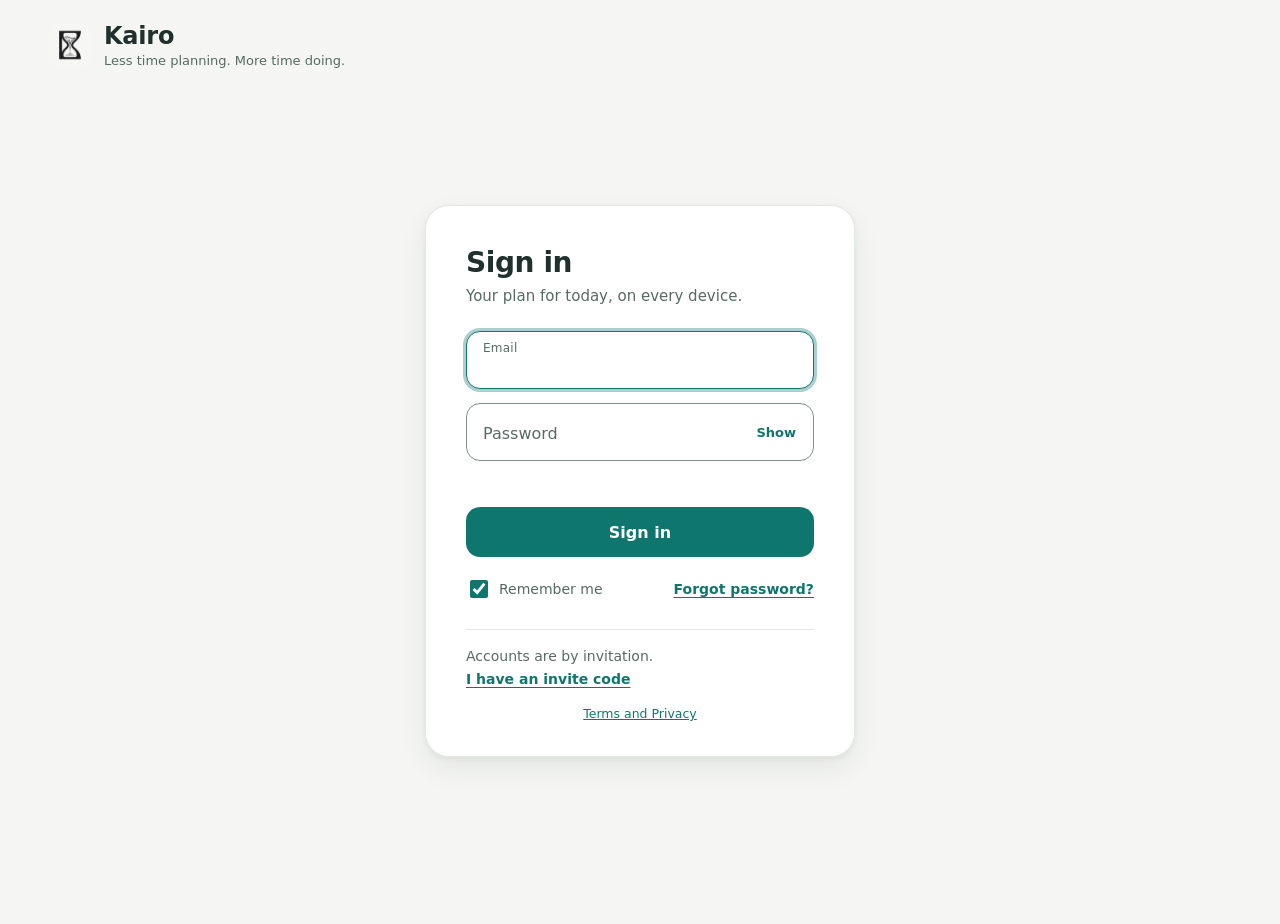
<file: index.html>
<!doctype html>
<html lang="en"><head><meta charset="utf-8"><meta name="viewport" content="width=device-width,initial-scale=1,viewport-fit=cover"><title>Kairo</title><meta http-equiv="Content-Security-Policy" content="default-src 'self'; script-src 'self'; style-src 'self' 'unsafe-inline'; font-src 'self'; img-src 'self' data: blob:; connect-src 'self' https://yuyvntrzwuyttauunzff.supabase.co wss://yuyvntrzwuyttauunzff.supabase.co; worker-src 'self'; base-uri 'self'; form-action 'self'; object-src 'none'"><meta name="theme-color" content="#0F766E" media="(prefers-color-scheme: light)"><meta name="theme-color" content="#0D1B2A" media="(prefers-color-scheme: dark)"><link rel="manifest" href="manifest.json"><link rel="apple-touch-icon" href="icon-192.png"><meta name="apple-mobile-web-app-capable" content="yes"><meta name="mobile-web-app-capable" content="yes"><link rel="icon" type="image/png" href="favicon.png"><style>:root{color-scheme:light}html,body{margin:0}body{font:14px system-ui,sans-serif;background:#f6f7f9}img{max-width:100%}[hidden]{display:none!important}</style></head>
<body>
<link rel="stylesheet" href="app.css?v=0.44">

<div class="wrap">
  <header class="top">
    <span class="acct" id="acctWrap">
        <button class="btn acct-btn" id="acctBtn" type="button" aria-haspopup="menu" aria-expanded="false" aria-label="Account, settings and sync">?</button>
        <i class="sdot" id="syncDot" aria-hidden="true"></i>
        <div class="acct-menu" id="acctMenu" role="menu" hidden>
          <div class="acct-email" id="acctEmail"></div>
          <div class="acct-sync"><i class="sdot" id="syncDot2"></i><span id="acctSyncTxt"></span></div>
          <button type="button" role="menuitem" id="syncBtn">Sync now</button>
          <button type="button" role="menuitem" id="settingsBtn">Settings</button>
          <button type="button" role="menuitem" id="helpBtn">Help &amp; how-tos</button>
          <button type="button" role="menuitem" id="importAppBtn">Import from another app</button>
          <button type="button" role="menuitem" id="feedbackBtn">Send feedback</button>
          <button type="button" role="menuitem" id="acctPass">Change password</button>
          <button type="button" role="menuitem" class="danger" id="acctOut">Sign out</button>
        </div>
      </span>
    <div>
      <h1 class="brand"><img src="logo.png" alt="" width="40" height="40"><span>Kairo<small>Less time planning. More time doing.</small></span></h1>
      <p class="sub"><span id="today" hidden></span><span id="appVersion"></span></p>
    </div>
    <div class="actions">
      <span class="newwrap" id="scopeWrap">
        <button class="btn scope-btn" id="scopeBtn" type="button" aria-haspopup="menu" aria-expanded="false" title="Choose which space you’re in"><i class="sw" id="scopeSw"></i><span id="scopeTxt">All spaces</span><svg class="ico" viewBox="0 0 24 24" fill="none" stroke="currentColor" stroke-width="2.2" stroke-linecap="round" stroke-linejoin="round" aria-hidden="true"><path d="M6 9l6 6 6-6"/></svg></button>
        <div class="acct-menu new-menu scope-menu" id="scopeMenu" role="menu" hidden></div>
      </span>
      <button class="btn icon-btn" id="searchBtn" type="button" aria-label="Search tasks and projects" title="Search ( / )"><svg class="ico" viewBox="0 0 24 24" fill="none" stroke="currentColor" stroke-width="2" stroke-linecap="round" aria-hidden="true"><circle cx="11" cy="11" r="7"/><path d="M20 20l-3.5-3.5"/></svg><span class="hide-sm">Search</span></button>
      <button class="btn" id="filterBtn" type="button" aria-expanded="false" aria-controls="filterBar"><svg class="ico" viewBox="0 0 24 24" fill="none" stroke="currentColor" stroke-width="2" stroke-linecap="round" aria-hidden="true"><path d="M4 6h16M7 12h10M10 18h4"/></svg><span id="filterTxt">Filter</span></button>
      <span class="newwrap" id="newWrap">
        <button class="btn primary" id="newBtn" type="button" aria-haspopup="menu" aria-expanded="false">+ New</button>
        <div class="acct-menu new-menu" id="newMenu" role="menu" hidden>
          <button type="button" role="menuitem" id="addBtn"><b>Task</b><small>One thing to get done</small></button>
          <button type="button" role="menuitem" id="addProjMenu"><b>Project</b><small>A goal with its own tasks and deadline</small></button>
          <button type="button" role="menuitem" id="addEventMenu"><b>Event</b><small>Say or type it: “meeting tomorrow at 8, remind me 30 min before”</small></button>
          <button type="button" role="menuitem" id="addEmailMenu"><b>From an email</b><small>Paste an email, it becomes a task</small></button>
          <button type="button" role="menuitem" id="addDailyBtn" data-mod="routine"><b>Recurring</b><small>Checks, monthly work, bills</small></button>
          <button type="button" role="menuitem" id="addEmergBtn" data-mod="ops"><b class="danger">Emergency</b><small>Drop everything, it goes first today</small></button>
        </div>
      </span>
    </div>
  </header>

  <div class="banner" id="banner" hidden></div>
  <button class="fab" id="fabAdd" type="button" aria-label="New task, project or event" aria-haspopup="menu" aria-expanded="false"><svg viewBox="0 0 24 24" width="28" height="28" fill="none" stroke="currentColor" stroke-width="2.6" stroke-linecap="round" aria-hidden="true"><path d="M12 5v14M5 12h14"/></svg></button>

  <div class="filters" id="filterBar">
    <span class="flabel">Show</span>
    <div class="chips" id="viewChips">
      <button class="chip" type="button" data-view="all">All</button>
      <button class="chip" type="button" data-view="projects">Projects</button>
      <button class="chip" type="button" data-view="subtasks">Subtasks</button>
    </div>
    <span class="flabel" id="spaceLabel" data-mod="never">Space</span>
    <div class="chips" id="spaceChips" data-mod="never"></div>
    <span class="flabel" id="clientLabel" data-mod="clients">Client</span>
    <div class="chips" id="clientChips" data-mod="clients"></div>
  </div>

  <aside class="side">
  <div class="side-brand" aria-hidden="true"><img src="logo.png" alt="" width="34" height="34"><b>Kairo</b></div>
  <div class="tabs" role="tablist">
    <button class="tab" role="tab" id="tabToday" type="button" data-tab="today"><svg class="ti" viewBox="0 0 24 24" fill="none" stroke="currentColor" stroke-width="2" stroke-linecap="round" aria-hidden="true"><circle cx="12" cy="12" r="9"/><path d="M12 7v5l3 2"/></svg><span>Today</span></button>
    <button class="tab" role="tab" id="tabRadar" type="button" data-tab="radar"><svg class="ti" viewBox="0 0 24 24" fill="none" stroke="currentColor" stroke-width="2" stroke-linecap="round" aria-hidden="true"><circle cx="12" cy="12" r="9"/><circle cx="12" cy="12" r="4"/><path d="M12 12l6-6"/></svg><span>Radar</span></button>
    <button class="tab" role="tab" id="tabProjects" type="button" data-tab="projects"><svg class="ti" viewBox="0 0 24 24" fill="none" stroke="currentColor" stroke-width="2" stroke-linejoin="round" aria-hidden="true"><path d="M3 7h7l2 2h9v10H3z"/></svg><span>Projects</span></button>
    <button class="tab" role="tab" id="tabCal" type="button" data-tab="calendar"><svg class="ti" viewBox="0 0 24 24" fill="none" stroke="currentColor" stroke-width="2" stroke-linecap="round" stroke-linejoin="round" aria-hidden="true"><rect x="3.5" y="5" width="17" height="15" rx="2"/><path d="M3.5 10h17M8 3v4M16 3v4"/></svg><span>Calendar</span></button>
    <button class="tab" role="tab" id="tabReports" type="button" data-tab="reports"><svg class="ti" viewBox="0 0 24 24" fill="none" stroke="currentColor" stroke-width="2" stroke-linecap="round" aria-hidden="true"><path d="M5 20V10M12 20V4M19 20v-7"/></svg><span>Reports</span></button>
  </div>
  <div class="side-spaces" id="sideSpaces" role="group" aria-label="Spaces"></div>
  </aside>

  <div id="viewToday">
    <header class="day-head"><span class="eyebrow" id="dayHello"></span><h2 id="dayTitle"></h2><p id="dayMsg" role="status"></p></header>
    <div class="space-chips" id="todaySpaces" role="group" aria-label="Space" hidden></div>
    <form class="quick-add" id="qaForm" autocomplete="off">
      <div class="qa-row">
        <input type="text" id="qaText" maxlength="200" aria-label="Add a task in one line" placeholder="What do you need to do? e.g. “Report Friday 2h”">
        <button class="btn primary qa-go" type="submit" aria-label="Add task"><svg viewBox="0 0 24 24" width="22" height="22" fill="none" stroke="currentColor" stroke-width="2.6" stroke-linecap="round" aria-hidden="true"><path d="M12 5v14M5 12h14"/></svg></button>
      </div>
      <div class="qa-prev fnote" id="qaPrev" hidden></div>
    </form>
    <div class="today-top">
    <div class="plan-card hero" data-mod="work">
      <div class="cap-stats" id="capStats"></div>
      <div class="plan-head"><div><b id="capUsed">0h</b> <span id="capOf">of 5h focus time planned</span></div><span id="planDay"></span></div>
      <div class="cap" id="capBar"><i id="capFill" style="width:0"></i></div>
      <div class="cap-foot" id="capFoot"></div>
      <details class="plan-adj" id="planAdj"><summary>Adjust today’s hours</summary>
      <div class="hours-row"><span>Today’s hours</span><input type="time" id="tStart" aria-label="Today start time"><span>to</span><input type="time" id="tEnd" aria-label="Today end time"><button class="linkbtn" type="button" id="tReset" hidden>Use usual hours</button></div>
      <div class="setting"><label for="focusHours">Focus hours per workday</label><input type="number" id="focusHours" min="1" max="12" step="0.5" value="5"><span>Time left after routine checks and interruptions.</span></div>
      <div class="setting"><label for="busyToday">Meetings today (hours)</label><input type="number" id="busyToday" min="0" max="12" step="0.5" value="0"><span id="busyNote">Other meetings, taken out of today’s focus time. Events in your Kairo calendar are counted automatically.</span></div>
      </details>
    </div>
    <div class="now-card" id="nowCard">
      <div class="now-head"><span class="flabel" id="nowLabel">Up next</span><b id="timeLeft"></b></div>
      <div id="nextUp"></div>
    </div>
    </div>
    <div class="today-grid">
      <div>
        <div class="banner emerg" id="emergBanner" hidden></div>
        <section class="group">
          <div class="group-head"><h2 id="planTitle">Today’s plan <span class="count" id="cPlan"></span></h2><div class="gs-card" id="gsCard" hidden></div></div>
          <p class="hint">Work the planner says must start today to make every deadline, then the highest priority items that still fit.</p>
          <div class="list" id="lPlan"></div>
        </section>
        <section class="group">
          <h2>Quick wins <span class="count" id="cLow"></span></h2>
          <p class="hint">Short tasks that are still worth doing, best value per hour first. Good for gaps between bigger work.</p>
          <div class="list" id="lLow"></div>
        </section>
        <section class="group" id="anyGroup" hidden>
          <h2>Anytime <span class="count" id="cAny"></span></h2>
          <p class="hint">No deadline. Do them when you have a gap, or give them a date to plan them.</p>
          <div class="list" id="lAny"></div>
        </section>
        <section class="group">
          <h2>Done today <span class="count" id="cDoneToday"></span></h2>
          <div class="list" id="lDoneToday"></div>
        </section>
      </div>
      <div>
        <section class="your-day" aria-labelledby="ydTitle"><div class="yd-head"><h2 id="ydTitle">Your day</h2><span id="ydDate"></span></div><div id="yourDay"></div></section>
        <section class="group" id="ahGroup" hidden>
          <h2>After-hours jobs <span class="count" id="cAH"></span></h2>
          <p class="hint">Work scheduled outside your hours. It doesn’t use focus time and stays off the radar.</p>
          <div class="list" id="lAH"></div>
        </section>
        <section class="group" id="payGroup" hidden>
          <h2>Payments due <span class="count" id="cPay"></span></h2>
          <p class="hint" id="payHint"></p>
          <div class="list" id="lPay"></div>
        </section>
        <section class="group" data-mod="routine">
          <h2>Routine checks <span class="count" id="cDaily2"></span></h2>
          <p class="hint" id="dailyHint2"></p>
          <div class="list" id="lDaily2"></div>
        </section>
        <section class="group">
          <h2>Next days</h2>
          <p class="hint">Where the planner placed the rest of your work.</p>
          <div class="agenda" id="agenda"></div>
        </section>
      </div>
    </div>
  </div>

  <div id="viewProjects" hidden>
    <div class="proj-wrap">
      <aside class="proj-side" id="projSide" aria-label="Spaces and projects"></aside>
      <div class="proj-main">
        <div id="projList">
          <div class="proj-head">
            <div><h2 class="ph">Projects</h2><p class="hint">Every project gets a deadline. The planner tells you when it has to start.</p></div>
            <button class="btn primary" id="addProjBtn" type="button">+ New project</button>
          </div>
          <div class="proj-grid" id="projGrid"></div>
          <button class="linkbtn" id="projDoneToggle" type="button" style="margin-top:16px"></button>
          <div class="proj-grid" id="projDoneGrid" hidden style="margin-top:12px"></div>
        </div>
        <div id="projDetail" hidden></div>
      </div>
    </div>
  </div>

  <div id="viewCal" hidden>
    <div class="cal-quick">
      <form class="cal-input" id="calForm" autocomplete="off">
        <input type="text" id="calText" aria-label="Describe the event" placeholder="Try: “Meeting with Ana tomorrow at 3pm, remind me 30 and 15 minutes before”">
        <select id="calLang" aria-label="Voice language" title="Voice language"><option value="es-PR">ES</option><option value="en-US">EN</option></select>
        <button class="btn mic-btn" type="button" id="calMic" aria-label="Speak the event"><svg viewBox="0 0 24 24" fill="none" stroke="currentColor" stroke-width="2" stroke-linecap="round" aria-hidden="true"><rect x="9" y="3" width="6" height="11" rx="3"/><path d="M5 11a7 7 0 0 0 14 0M12 18v3"/></svg></button>
        <button class="btn primary" type="submit" id="calAdd">Add</button>
      </form>
      <div class="cal-preview" id="calPreview" hidden></div>
      <p class="fnote" id="calHint">Type or speak in Spanish or English: what, when, how long and reminders. “Reunión con el equipo el viernes de 2 a 3, recuérdame una hora antes”.</p>
    </div>
    <div class="cal-head">
      <div class="cal-nav"><button class="btn sm" type="button" id="calPrev" aria-label="Previous week">‹</button><button class="btn sm" type="button" id="calToday">Today</button><button class="btn sm" type="button" id="calNext" aria-label="Next week">›</button></div>
      <h2 id="calRange"></h2>
      <div class="cal-tools"><span class="fnote" id="calNotifTxt"></span><button class="help-q" type="button" data-help="calendar" aria-label="Help: calendar and voice" title="How this works">?</button><button class="btn sm" type="button" id="calNotifBtn" hidden>Turn on reminders</button><button class="btn sm" type="button" id="calNew">+ Event</button></div>
    </div>
    <div class="cal-week" id="calWeek"></div>
    <div class="cal-legend">
      <span><i class="lg work"></i>Work time: when you’ll do it</span>
      <span><i class="lg mine"></i>Chosen by you</span>
      <span><i class="lg due"></i>Deadline</span>
      <span><i class="lg ev"></i>Event</span>
    </div>
    <p class="fnote cal-dnd">Drag work time to the day you want to do it (the deadline stays). Drag a deadline to change the due date. On a phone, press and hold first.</p>
  </div>

  <div id="viewReports" hidden>
    <div class="rep-tools">
      <div class="chips" id="rangeChips">
        <button class="chip" type="button" data-range="week">This week</button>
        <button class="chip" type="button" data-range="lastweek">Last week</button>
        <button class="chip" type="button" data-range="month">This month</button>
        <button class="chip" type="button" data-range="lastmonth">Last month</button>
        <button class="chip" type="button" data-range="custom">Custom</button>
      </div>
      <span id="customRange" hidden><label class="flabel" for="rFrom">From</label> <input type="date" id="rFrom"> <label class="flabel" for="rTo">To</label> <input type="date" id="rTo"></span>
    </div>
    <div class="rep-stats">
      <div class="stat"><b id="rClosed">0</b><span>Tasks closed</span></div>
      <div class="stat"><b id="rHours">0h</b><span>Time logged</span></div>
      <div class="stat"><b id="rAcc">–</b><span>Actual vs estimate</span></div>
      <div class="stat"><b id="rOnTime">–</b><span>Closed on time</span></div>
    </div>
    <section class="group" data-mod="clients">
      <h2>Time by client</h2>
      <div class="bars" id="rBars"></div>
    </section>
    <section class="group">
      <h2 style="justify-content:space-between;flex-wrap:wrap">Closed work <span class="actions"><button class="btn sm" id="copyRep" type="button">Copy summary</button><button class="btn sm" id="csvRep" type="button" hidden>Export CSV</button></span></h2>
      <p class="hint">Every closed task and logged steady session in the range. Click a row to edit it.</p>
      <div class="tablewrap"><table class="rep"><thead><tr><th>Closed</th><th>Task</th><th>Client</th><th>Closed by</th><th>Est.</th><th>Actual</th><th>Deadline</th><th>Comment</th></tr></thead><tbody id="rRows"></tbody></table></div>
    </section>
  </div>

  <div id="viewRadar" hidden>
  <div class="layout">
    <div class="radar-col">
      <div class="radar-box">
        <div class="hz-row"><span class="flabel">Look ahead</span><button class="help-q" type="button" data-help="radar" aria-label="Help: the Radar" title="How this works">?</button><div class="seg-ctl" id="horizonCtl" role="group" aria-label="Look ahead"></div></div>
        <svg class="radar" id="radar" viewBox="0 0 520 520" role="img" aria-label="Task radar by priority"></svg>
        <div class="legend">
          <span><i style="background:var(--crit)"></i><span data-mod="simple">Top priority</span><span data-mod="detail">P1 Critical 70+</span></span>
          <span><i style="background:var(--high)"></i><span data-mod="simple">High</span><span data-mod="detail">P2 High 50–69</span></span>
          <span><i style="background:var(--mid)"></i><span data-mod="simple">Normal</span><span data-mod="detail">P3 Medium 30–49</span></span>
          <span><i style="background:var(--low)"></i><span data-mod="simple">Low</span><span data-mod="detail">P4 Low &lt;30</span></span>
          <span><i class="subk"></i>Subtask</span>
          <span><i class="sq"></i>Routine check due</span>
          <span><i class="ring"></i>Ring = space</span>
        </div>
        <div class="stats">
          <div class="stat"><b id="sDaily">0</b><span>Checks due</span></div>
          <div class="stat"><b id="sWeek">0</b><span>This week</span></div>
          <div class="stat"><b id="sOver">0</b><span>Overdue</span></div>
          <div class="stat"><b id="sOpen">0</b><span>Open</span></div>
        </div>
      </div>
      <p class="howto">Closer to the center means higher priority. Importance and urgency pick the quadrant; a near deadline raises urgency. Priority uses each task’s start-by date from the planner, so work that must begin this week ranks high even if it’s due next week. Routine checks sit on the inner ring. Click a dot to open the task.</p>
    </div>

    <div class="list-col">
      <section class="group" id="g-ah" hidden>
        <h2>After-hours jobs <span class="count" id="cAH2"></span></h2>
        <p class="hint">Maintenance windows and night work. Not part of the radar or your focus time.</p>
        <div class="list" id="lAH2"></div>
      </section>
      <section class="group" id="g-road">
        <h2>Roadmap <span class="count" id="cRoad"></span></h2>
        <p class="hint">Bars run from the planner’s start-by date to each deadline. Dashed bars are recurring work that will be created; diamonds are bills.</p>
        <div class="road-box" tabindex="0" role="region" aria-label="Roadmap, scrolls sideways"><div class="road" id="roadmap"></div></div>
      </section>
      <section class="group" id="g-daily" data-mod="routine">
        <h2>Recurring <span class="count" id="cDaily"></span></h2>
        <p class="hint" id="dailyHint"></p>
        <div class="list" id="lDaily"></div>
      </section>
      <p class="hint list-scope" id="listScope"></p>
      <section class="group" id="g-week">
        <h2>Must do this week <span class="count" id="cWeek"></span></h2>
        <p class="hint" id="weekHint"></p>
        <div class="list" id="lWeek"></div>
      </section>
      <section class="group" id="g-next">
        <h2>Later <span class="count" id="cNext"></span></h2>
        <p class="hint">Start-by date after Sunday and priority under 70.</p>
        <div class="list" id="lNext"></div>
      </section>
      <section class="group" id="g-done">
        <h2>Completed <span class="count" id="cDone"></span></h2>
        <div class="list" id="lDone"></div>
      </section>
      <button class="btn sm" id="clearEx" type="button" hidden>Remove example tasks</button>
    </div>
  </div>
  </div>
</div>

<!-- Task sheet -->
<div class="scrim" id="scrim" hidden>
  <form class="sheet" id="form" autocomplete="off">
    <h3 id="formTitle">New task</h3>
    <div class="field">
      <label for="fTitle" id="fTitleL">Task</label>
      <input type="text" id="fTitle" required maxlength="140" placeholder="e.g. Quarterly client review">
    </div>
    <div class="row2">
      <div class="field">
        <label for="fSpace">Space</label>
        <select id="fSpace"></select>
      </div>
      <div class="field">
        <label for="fDate">Deadline</label>
        <input type="date" id="fDate">
      </div>
    </div>
    <span class="fnote" id="dateNote" hidden style="margin:-8px 0 12px;display:block"></span>
    <div class="field" id="repeatField">
      <label for="fRepeat">Repeat</label>
      <div class="rep-row">
        <select id="fRepeat">
          <option value="">Doesn’t repeat</option>
          <option value="1:day">Every day</option><option value="1:weekday">Every weekday (Mon–Fri)</option>
          <option value="1:week">Every week</option><option value="2:week">Every 2 weeks</option>
          <option value="1:month">Every month</option><option value="3:month">Every 3 months</option><option value="6:month">Every 6 months</option>
          <option value="1:year">Every year</option><option value="custom">Every … days</option>
        </select>
        <input type="number" id="fRepN" min="2" max="365" value="10" inputmode="numeric" hidden aria-label="Repeat every how many days">
      </div>
      <span class="fnote" id="fRepNote"></span>
    </div>
    <div class="field" id="effortField">
      <span class="lbl">How long will it take?</span>
      <div class="segs seg-wrap" id="segEff"></div>
      <div id="effCustomBox" hidden style="display:flex;gap:8px;align-items:center"><input type="number" id="fEffC" min="0.5" max="200" step="0.5" inputmode="decimal" placeholder="8.5" style="width:110px" aria-label="Effort in hours"><span class="fnote">hours, in half-hour steps (e.g. 8.5)</span></div>
      <span class="fnote task-only">Hours of real work. Not sure? Leave 1h and change it later.</span>
      <span class="fnote" id="effortNote" hidden>A project’s time comes from its tasks.</span>
    </div>
    <div class="field task-only" data-mod="ops">
      <span class="lbl">When</span>
      <div class="segs">
        <label class="seg auto"><input type="radio" name="when" id="whenWork" value="work" checked><span>In my planned time</span></label>
        <label class="seg auto"><input type="radio" name="when" id="fAH" value="after"><span>After hours</span></label>
      </div>
      <input type="datetime-local" id="fAHAt" hidden aria-label="When the after-hours job happens">
      <span class="fnote" id="whenNote">Kairo fits it into your work hours (or the space’s hours) before it’s due.</span>
    </div>
    <div class="field" id="projSubField" hidden>
      <label for="fSubDays">Tasks in this project are due</label>
      <select id="fSubDays">
        <option value="">When I set them</option>
        <option value="7">1 week after I add them</option>
        <option value="14">2 weeks after I add them</option>
        <option value="21">3 weeks after I add them</option>
        <option value="30">1 month after I add them</option>
      </select>
      <span class="fnote">New tasks get this deadline by default, never later than the project’s.</span>
    </div>
    <div class="field task-only" id="wtField">
      <span class="lbl">Work time</span>
      <div id="wtRows"></div>
      <button class="btn sm" type="button" id="wtAdd">+ Choose when to work on it</button>
      <span class="fnote" id="wtNote"></span>
    </div>
    <div class="field" data-mod="simple" id="prioField">
      <span class="lbl">Priority</span>
      <div class="segs seg-wrap" id="segPrio">
        <label class="seg auto" id="prioProjL" hidden><input type="radio" name="prio" id="prioProject" value="project"><span>Same as project</span></label>
        <label class="seg"><input type="radio" name="prio" id="prioUrgent" value="urgent"><span>Urgent</span></label>
        <label class="seg"><input type="radio" name="prio" id="prioHigh" value="high"><span>High</span></label>
        <label class="seg"><input type="radio" name="prio" id="prioNormal" value="normal"><span>Normal</span></label>
        <label class="seg"><input type="radio" name="prio" id="prioLow" value="low"><span>Low</span></label>
      </div>
      <span class="fnote">How much it matters. Kairo also weighs the deadline and how long it takes.</span>
    </div>
    <div class="field" data-mod="detail">
      <span class="lbl">Importance</span>
      <div class="segs" id="segImp"></div>
      <div class="scale-hint"><span>1 · Critical to goals</span><span>5 · Low impact</span></div>
    </div>

    <details class="more" id="fMore">
      <summary>More options <span class="fnote" id="fMoreHint">urgency, type, project, client, files, notes…</span></summary>
      <div class="more-body">
        <div class="field" data-mod="detail">
          <span class="lbl">Urgency</span>
          <div class="segs" id="segUrg"></div>
          <div class="scale-hint"><span>1 · Someone is waiting now</span><span>5 · Can wait</span></div>
        </div>
        <div class="field task-only">
          <span class="lbl">Type</span>
          <div class="segs">
            <label class="seg auto"><input type="radio" name="mode" id="modeNormal" value="normal"><span>Normal</span></label>
            <label class="seg auto"><input type="radio" name="mode" id="modeSteady" value="steady"><span>Ongoing</span></label>
            <label class="seg auto"><input type="radio" name="mode" id="modeEmergency" value="emergency"><span>Emergency</span></label>
          </div>
          <span class="fnote" id="modeNote"></span>
        </div>
        <div class="row2 task-only" id="steadyFields" hidden>
          <div class="field">
            <label for="fWeekly">Hours per week</label>
            <input type="number" id="fWeekly" min="0.5" max="20" step="0.5" value="3">
          </div>
          <div class="field">
            <label for="fSession">Session length</label>
            <select id="fSession"><option value="0.5">30 min</option><option value="1" selected>1 hour</option><option value="1.5">1.5 hours</option><option value="2">2 hours</option></select>
          </div>
        </div>
        <div class="row2">
          <div class="field task-only">
            <label for="fParent">Part of project</label>
            <select id="fParent"></select>
          </div>
          <div class="field" data-mod="clients">
            <label for="fClient">Client</label>
            <input type="text" id="fClient" list="clientList" maxlength="40" placeholder="e.g. Acme Co.">
          </div>
        </div>
        <div class="row2 task-only">
          <div class="field">
            <label for="fLoc">Where</label>
            <select id="fLoc"><option value="">Not set</option><option value="remote">Remote</option><option value="onsite">On-site</option><option value="hybrid">Hybrid</option></select>
          </div>
          <div class="field">
            <label for="fTravel">Travel time</label>
            <select id="fTravel"><option value="0">None</option><option value="15">15 min</option><option value="30">30 min</option><option value="45">45 min</option><option value="60">1 hour</option><option value="90">1.5 hours</option><option value="120">2 hours</option></select>
          </div>
        </div>
        <div class="row2 task-only">
          <div class="field">
            <label for="fAmount">Payment amount</label>
            <input type="number" id="fAmount" min="0" step="0.01" inputmode="decimal" placeholder="Only for bills">
          </div>
          <div class="field" id="fProgField">
            <label for="fProg">Progress <span class="fnote" id="fProgV">0%</span></label>
            <input type="range" id="fProg" min="0" max="100" step="10" value="0">
          </div>
        </div>
        <div class="field task-only">
          <label for="fReady">Be ready</label>
          <select id="fReady">
            <option value="auto">Automatic (by size of the task)</option>
            <option value="due">On the due date (no buffer)</option>
            <option value="1">1 day before</option><option value="2">2 days before</option><option value="3">3 days before</option>
            <option value="7">1 week before</option><option value="14">2 weeks before</option>
          </select>
          <span class="fnote"><span id="fReadyNote"></span> <button class="help-q" type="button" data-help="ready" aria-label="Help: Ready by" title="How this works">?</button></span>
        </div>
        <div class="field">
          <span class="lbl">Custom fields</span>
          <div id="fFields" class="cf-list"></div>
          <button class="linkbtn" type="button" id="fAddField" style="align-self:flex-start">+ Add field</button>
          <datalist id="fieldKeys"></datalist>
        </div>
        <div class="field">
          <span class="lbl">Files</span>
          <div id="fFiles" class="files"></div>
          <label class="btn sm file-btn" style="align-self:flex-start"><input type="file" id="fFileIn" multiple hidden>Attach files</label>
          <span class="fnote" id="fFilesNote">Up to 10 MB each. Saved privately with your account.</span>
        </div>
        <div class="field">
          <label for="fNotes">Notes</label>
          <textarea id="fNotes" maxlength="2000"></textarea>
        </div>
      </div>
    </details>
    <div class="preview"><span class="score" id="pScore">0</span><span id="pText"></span></div>
    <div class="sheet-actions">
      <button class="btn danger" type="button" id="delBtn" hidden>Delete</button>
      <span class="confirm-del" id="confirmDel" hidden><span id="delMsg">Delete this task?</span> <button class="btn danger sm" type="button" id="delYes">Yes, delete</button></span>
      <div class="right">
        <button class="btn" type="button" id="cancelBtn">Cancel</button>
        <button class="btn primary" type="submit" id="fSave">Save</button>
      </div>
    </div>
  </form>
</div>

<!-- Daily sheet -->
<div class="scrim" id="dScrim" hidden>
  <form class="sheet" id="dForm" autocomplete="off">
    <h3 id="dFormTitle">New recurring work</h3>
    <div class="field">
      <label for="dTitle">Name</label>
      <input type="text" id="dTitle" required maxlength="100" placeholder="e.g. Check ticket queue, Monthly patching, Quarterly review">
    </div>
    <div class="row2">
      <div class="field">
        <label for="dSpace">Space</label>
        <select id="dSpace"></select>
      </div>
      <div class="field">
        <label for="dClient">Client</label>
        <input type="text" id="dClient" list="clientList" maxlength="40" placeholder="e.g. Acme Co.">
      </div>
    </div>
    <div class="field">
      <label for="dAmount">Payment amount (bills only)</label>
      <input type="number" id="dAmount" min="0" step="0.01" inputmode="decimal" placeholder="e.g. rent or a card payment">
    </div>
    <div class="field">
      <span class="lbl">Repeats</span>
      <div class="segs" style="flex-wrap:wrap">
        <label class="seg auto"><input type="radio" name="dfreq" id="fqHours" value="hours"><span>Every few hours</span></label>
        <label class="seg auto"><input type="radio" name="dfreq" id="fqDaily" value="daily"><span>Daily</span></label>
        <label class="seg auto"><input type="radio" name="dfreq" id="fqWeekly" value="weekly"><span>Weekly</span></label>
        <label class="seg auto"><input type="radio" name="dfreq" id="fqMonthly" value="monthly"><span>Monthly</span></label>
        <label class="seg auto"><input type="radio" name="dfreq" id="fqQuarterly" value="quarterly"><span>Quarterly</span></label>
      </div>
      <span class="fnote" id="freqNote"></span>
    </div>
    <div class="field" id="hoursField">
      <label for="dHours">Every how many hours</label>
      <input type="number" id="dHours" min="1" max="8" step="1" value="2">
    </div>
    <div class="row2" id="whenFields">
      <div class="field" id="wkField"><label for="dWeekday">Due on</label>
        <select id="dWeekday"><option value="1">Monday</option><option value="2">Tuesday</option><option value="3">Wednesday</option><option value="4">Thursday</option><option value="5">Friday</option></select></div>
      <div class="field" id="qmField"><label for="dQMonth">Month of the quarter</label>
        <select id="dQMonth"><option value="1">1st (Jan, Apr, Jul, Oct)</option><option value="2">2nd (Feb, May, Aug, Nov)</option><option value="3">3rd (Mar, Jun, Sep, Dec)</option></select></div>
      <div class="field" id="domField"><label for="dDay">Day of the month</label><select id="dDay"></select></div>
    </div>
    <div id="taskFields">
      <div class="row2">
        <div class="field"><label for="dLead">Create the task</label>
          <select id="dLead"><option value="1">1 day before</option><option value="2">2 days before</option><option value="3">3 days before</option><option value="5">5 days before</option><option value="7">1 week before</option><option value="14">2 weeks before</option><option value="21">3 weeks before</option><option value="30">1 month before</option></select></div>
        <div class="field"><label for="dEffort">Effort</label>
          <select id="dEffort"><option value="0.5">30m</option><option value="1">1h</option><option value="2">2h</option><option value="4">4h</option><option value="8">1 day</option></select></div>
      </div>
      <div class="row2">
        <div class="field"><label for="dImp">Importance</label><select id="dImp"><option value="5">1 · highest</option><option value="4">2</option><option value="3" selected>3</option><option value="2">4</option><option value="1">5 · lowest</option></select></div>
        <div class="field"><label for="dUrg">Urgency</label><select id="dUrg"><option value="5">1 · highest</option><option value="4">2</option><option value="3" selected>3</option><option value="2">4</option><option value="1">5 · lowest</option></select></div>
      </div>
      <div class="field">
        <label for="dSubs">Subtasks (optional)</label>
        <textarea id="dSubs" rows="4" placeholder="One per line, effort after a bar:&#10;Coordinate date with client | 30m&#10;IT review | 4h&#10;Build presentation | 2h&#10;Present to client | 1h"></textarea>
        <span class="fnote">With subtasks, effort comes from them. Each period gets its own task, named like “Quarterly review – Q4 2026”.</span>
      </div>
      <div class="fnote" id="nextNote"></div>
    </div>
    <div class="sheet-actions">
      <button class="btn danger" type="button" id="dDelBtn" hidden>Delete</button>
      <span class="confirm-del" id="dConfirmDel" hidden>Delete this? Tasks it already created stay. <button class="btn danger sm" type="button" id="dDelYes">Yes, delete</button></span>
      <div class="right">
        <button class="btn" type="button" id="dCancelBtn">Cancel</button>
        <button class="btn primary" type="submit">Save</button>
      </div>
    </div>
  </form>
</div>
<!-- Task details sheet -->
<div class="scrim" id="vScrim" hidden>
  <div class="sheet" role="dialog" aria-labelledby="vTitle">
    <div class="det-head"><span class="score" id="vScore"></span><div style="min-width:0"><div class="det-title" id="vTitle"></div><div class="det-sub" id="vSub"></div></div></div>
    <div class="det-tags" id="vTags"></div>
    <dl class="det-grid" id="vGrid"></dl>
    <div id="vMore"></div>
    <div class="sheet-actions">
      <button class="btn sm" type="button" id="vAddSub">+ Subtask</button>
      <div class="right">
        <button class="btn" type="button" id="vClose">Close</button>
        <button class="btn" type="button" id="vEdit">Edit task</button>
        <button class="btn primary" type="button" id="vDone">Mark as done</button>
      </div>
    </div>
  </div>
</div>

<!-- Close-out sheet -->
<div class="scrim" id="cScrim" hidden>
  <form class="sheet" id="cForm" autocomplete="off">
    <h3 id="cTitle">Mark as done</h3>
    <p class="closing-task" id="cTask"></p>
    <div class="row2">
      <div class="field">
        <label for="cWhen">Completed</label>
        <input type="datetime-local" id="cWhen" required>
      </div>
      <div class="field">
        <label for="cSpent">Time spent (hours)</label>
        <input type="number" id="cSpent" min="0" max="200" step="0.25" required>
        <span class="fnote" id="cEst"></span>
      </div>
    </div>
    <div class="field">
      <label for="cComment">Comment</label>
      <textarea id="cComment" maxlength="2000" placeholder="What was done, the outcome, any follow-up"></textarea>
    </div>
    <div class="sheet-actions">
      <button class="btn" type="button" id="cReopen" hidden>Reopen task</button>
      <div class="right">
        <button class="btn" type="button" id="cCancel">Cancel</button>
        <button class="btn primary" type="submit" id="cSave">Done</button>
      </div>
    </div>
  </form>
</div>

<!-- Settings sheet -->
<div class="scrim" id="sScrim" hidden>
  <div class="sheet" role="dialog" aria-labelledby="sTitle">
    <h3 id="sTitle">Settings</h3>
    <div class="field">
      <span class="lbl">Profile</span>
      <div class="row2">
        <div class="field"><label for="sName">Your name</label><input type="text" id="sName" maxlength="60" placeholder="Shown on your avatar"></div>
        <div class="field"><label for="sReady">Finish big tasks early</label><select id="sReady"><option value="0">On the deadline</option><option value="1">1 day before</option><option value="2">2 days before</option><option value="3">3 days before</option><option value="5">5 days before</option><option value="7">1 week before</option><option value="10">10 days before</option><option value="14">2 weeks before</option></select></div>
      </div>
      <span class="fnote">Kairo plans big tasks to be finished before the deadline, so nothing is left for the last day. Small tasks (under 2h) just use the deadline. Change it per task in More options → Be ready.</span>
      <div class="row2">
        <div class="field"><label for="sPayDays">Remind me of bills</label><select id="sPayDays"><option value="1">1 day before</option><option value="2">2 days before</option><option value="3">3 days before</option><option value="5">5 days before</option><option value="7">1 week before</option></select></div>
      </div>
      <div class="row2">
        <div class="field"><label for="sEve">Free hours on weeknights</label><input type="number" id="sEve" min="0" max="6" step="0.5"></div>
        <div class="field"><label for="sWkd">Free hours per weekend day</label><input type="number" id="sWkd" min="0" max="12" step="0.5"></div>
      </div>
      <span class="fnote">Spaces planned in evenings and weekends use this time, so they never eat your work focus hours.</span>
    </div>
    <div class="field" data-mod="work">
      <label for="sStart">Usual work hours</label>
      <div style="display:flex;gap:8px;align-items:center;flex-wrap:wrap">
        <input type="time" id="sStart" style="width:auto"> <span class="fnote">to</span>
        <input type="time" id="sEnd" style="width:auto"> <span class="fnote">Your usual hours, Monday to Friday. Change a single day from the Today tab.</span>
      </div>
    </div>
    <div class="field" id="featField">
      <span class="lbl">Features</span>
      <div class="feat-list">
        <label><input type="checkbox" id="ftDetail"><span><b>Detailed priority</b><small>Importance and urgency from 1 to 5, instead of one priority.</small></span></label>
        <label><input type="checkbox" id="ftClients"><span><b>Clients and time reports</b><small>Tag work by client and see hours per client.</small></span></label>
        <label><input type="checkbox" id="ftOps"><span><b>Operations</b><small>After-hours jobs, emergencies, routine checks and recurring work lists.</small></span></label>
      </div>
      <span class="fnote">Turn on only what you need. Turning something off hides it; nothing is deleted.</span>
    </div>
    <div class="field">
      <span class="lbl">Spaces <button class="help-q" type="button" data-help="spaces" aria-label="Help: spaces" title="How this works">?</button></span>
      <div id="spRows"></div>
      <form id="spAdd" style="display:flex;gap:8px;margin-top:8px" autocomplete="off">
        <input type="text" id="spNew" maxlength="40" placeholder="Add a space, e.g. Side project">
        <button class="btn" type="submit">Add</button>
      </form>
      <span class="fnote">Each space decides when its work can be planned. Subtasks follow their project’s space.</span>
    </div>
    <div class="field" data-mod="clients">
      <span class="lbl">Clients</span>
      <div id="clRows"></div>
      <form id="clAdd" style="display:flex;gap:8px;margin-top:8px" autocomplete="off">
        <input type="text" id="clNew" maxlength="40" placeholder="Add a client, team or area">
        <button class="btn" type="submit">Add</button>
      </form>
      <span class="fnote">Renaming a client updates every task that uses it.</span>
    </div>
    <div class="field">
      <span class="lbl">Cloud sync</span>
      <span class="fnote" id="cloudInfo"></span>
      <div style="display:flex;gap:8px;flex-wrap:wrap">
        <button class="btn sm" type="button" id="cloudUpload">Upload this device’s data</button>
        <button class="btn sm" type="button" id="cloudPass">Change password</button>
        <button class="btn sm" type="button" id="cloudSignOut">Sign out</button>
      </div>
      <span class="fnote">Use “Upload” once on the computer that already has your tasks. Other devices download them when you sign in.</span>
    </div>
    <div class="field" id="invField" hidden>
      <span class="lbl">Invite codes</span>
      <form id="invForm" class="inv-form" autocomplete="off">
        <input type="text" id="invNote" maxlength="60" placeholder="Who it’s for, e.g. Family, Class" aria-label="Who the code is for">
        <label class="fnote">Uses <input type="number" id="invUses" min="1" max="500" value="5"></label>
        <label class="fnote">Expires in <select id="invDays"><option value="7">7 days</option><option value="30" selected>30 days</option><option value="90">90 days</option><option value="0">never</option></select></label>
        <button class="btn sm primary" type="submit">Create code</button>
      </form>
      <div id="invList"></div>
      <span class="fnote">Only you see this. Each person signs up with a code; share the link and the code fills in by itself.</span>
    </div>
    <div class="field">
      <span class="lbl">Your account</span>
      <div style="display:flex;gap:8px;flex-wrap:wrap;align-items:center">
        <a class="btn sm" href="terms.html" target="_blank" rel="noopener">Terms and Privacy</a>
        <button class="btn sm danger" type="button" id="delAcct">Delete my account and data</button>
      </div>
    </div>
    <div class="field">
      <span class="lbl">Backup</span>
      <div style="display:flex;gap:8px;flex-wrap:wrap">
        <button class="btn sm" type="button" id="exportBtn">Export backup</button>
        <button class="btn sm" type="button" id="importBtn">Import backup</button>
        <input type="file" id="importFile" accept=".json,application/json" hidden>
      </div>
      <span class="fnote">Saves tasks, recurring work, clients and settings to a file. Import it into any version or browser.</span>
      <div><button class="btn sm" type="button" id="importAppBtn2">Import from another app (CSV / JSON)</button></div>
      <div class="confirm-del" id="importConfirm" hidden><span id="importMsg"></span>
        <button class="btn sm" type="button" id="importMerge">Add to my data</button>
        <button class="btn danger sm" type="button" id="importReplace">Replace my data</button>
      </div>
    </div>
    <div class="sheet-actions"><div class="right"><button class="btn primary" type="button" id="sDone">Done</button></div></div>
  </div>
</div>
<!-- Feedback sheet -->
<div class="scrim" id="fbScrim" hidden>
  <form class="sheet" id="fbForm" autocomplete="off">
    <h3>Send feedback</h3>
    <p class="fnote" style="margin:-6px 0 14px">This is a proof of concept. Tell me what works and what doesn’t.</p>
    <div class="field">
      <span class="lbl">How useful is it so far?</span>
      <div class="segs" id="fbRate"></div>
    </div>
    <div class="field"><label for="fbGood">What works well</label><textarea id="fbGood" maxlength="2000"></textarea></div>
    <div class="field"><label for="fbBad">What’s missing or confusing</label><textarea id="fbBad" maxlength="2000"></textarea></div>
    <div class="field"><label for="fbRole">Your role (optional)</label><input type="text" id="fbRole" maxlength="80" placeholder="e.g. MSP technician, student, project manager"></div>
    <div class="field">
      <span class="fnote">Sent privately to the people who make Kairo. Other users can’t see it.</span>
    </div>
    <div class="sheet-actions">
      <div class="right">
        <button class="btn" type="button" id="fbCancel">Close</button>
        <button class="btn primary" type="submit" id="fbSend">Send feedback</button>
      </div>
    </div>
  </form>
</div>
<!-- Sign-in page -->
<div class="auth checking" id="lScrim">
  
  <header class="auth-top"><img id="lLogo" alt=""><div><b id="lName">Kairo</b><small id="lTag">Less time planning. More time doing.</small></div></header>
  <main class="auth-main">
    <form class="auth-card" id="lForm" novalidate>
      <h1 id="lHead">Sign in</h1>
      <p class="auth-sub" id="lSub">Your plan for today, on every device.</p>
      <label class="float" id="lCodeF" hidden><input type="text" id="lCode" placeholder=" " autocomplete="off" autocapitalize="characters" spellcheck="false"><span>Invite code</span></label>
      <label class="float" id="lEmailF"><input type="email" id="lEmail" placeholder=" " autocomplete="username" required><span>Email</span></label>
      <label class="float pw" id="lPassF"><input type="password" id="lPass" placeholder=" " autocomplete="current-password"><span id="lPassL">Password</span><button type="button" class="peek" data-for="lPass">Show</button></label>
      <label class="float pw" id="lPass2F" hidden><input type="password" id="lPass2" placeholder=" " autocomplete="new-password"><span>Confirm new password</span><button type="button" class="peek" data-for="lPass2">Show</button></label>
      <label class="auth-terms" id="lTermsF" hidden><input type="checkbox" id="lTerms"> <span>I understand Kairo is an early test (alpha) and I accept the <a href="terms.html" target="_blank" rel="noopener">Terms and Privacy</a>.</span></label>
      <p class="auth-msg" id="lMsg" role="status"></p>
      <button class="auth-go" type="submit" id="lGo">Sign in</button>
      <div class="auth-row" id="lRow">
        <label><input type="checkbox" id="lRemember"> Remember me</label>
        <button type="button" class="auth-link" id="lForgot">Forgot password?</button>
      </div>
      <div class="auth-foot"><span><span id="lFoot">Accounts are by invitation.</span> <button type="button" class="auth-link" id="lJoin">I have an invite code</button></span><button type="button" class="auth-link" id="lCancel">Cancel</button></div>
      <p class="auth-legal"><a href="terms.html" target="_blank" rel="noopener">Terms and Privacy</a></p>
    </form>
  </main>
</div>
<div class="scrim" id="daScrim" hidden>
  <form class="sheet" id="daForm" autocomplete="off">
    <h3>Delete your account?</h3>
    <p>This permanently deletes, from this device and from the cloud:</p>
    <ul class="da-list"><li>your tasks, projects, events, spaces and settings</li><li>your attached files</li><li>spaces you created and shared (the other members keep their own tasks)</li><li>your feedback and error reports</li><li>your login</li></ul>
    <p class="fnote">It can’t be undone. Want a copy first? Use Settings → Backup → Export backup.</p>
    <div class="field"><label for="daType">Type DELETE to confirm</label><input type="text" id="daType" autocomplete="off" autocapitalize="characters"></div>
    <p class="fnote" id="daMsg" role="status"></p>
    <div class="sheet-actions"><div class="right"><button class="btn" type="button" id="daCancel">Cancel</button><button class="btn danger-fill" type="submit" id="daGo" disabled>Delete everything</button></div></div>
  </form>
</div>
<!-- Welcome (first run) -->
<div class="scrim" id="obScrim" hidden>
  <form class="sheet" id="obForm" autocomplete="off">
    <h3>Welcome to <span class="ob-name">Kairo</span></h3>
    <p class="fnote" style="margin:-6px 0 14px">Two quick questions and you’re planning. You can change everything later in Settings.</p>
    <div class="field"><label for="obName">Your name</label><input type="text" id="obName" maxlength="60" required></div>
    <div class="field"><span class="lbl">What will you use it for?</span>
      <div class="ob-uses" id="obSpaces">
        <label><input type="checkbox" value="work" checked><span><b>Work</b><small>Tasks for your job, planned in work hours</small></span></label>
        <label><input type="checkbox" value="studies"><span><b>Studies</b><small>Classes, homework and exams</small></span></label>
        <label><input type="checkbox" value="personal" checked><span><b>Personal</b><small>Home, errands and personal goals</small></span></label>
        <label><input type="checkbox" value="bills"><span><b>Bills</b><small>Reminders before payments are due</small></span></label>
        <label><input type="checkbox" value="team"><span><b>Clients or a team</b><small>Clients, time reports and after-hours jobs</small></span></label>
      </div>
      <input type="text" id="obOther" maxlength="40" placeholder="Something else? Name it (optional)" style="margin-top:8px">
    </div>
    <div class="field" id="obWorkBox"><span class="lbl">Work hours</span>
      <div style="display:flex;gap:8px;align-items:center;flex-wrap:wrap"><input type="time" id="obStart" value="08:30" style="width:auto" aria-label="Work starts"> <span class="fnote">to</span> <input type="time" id="obEnd" value="17:30" style="width:auto" aria-label="Work ends"> <span class="fnote">Monday to Friday</span></div>
      <div class="field" style="margin-top:10px"><label for="obFocus">Hours of real work per day</label><input type="number" id="obFocus" min="1" max="12" step="0.5" value="5" style="max-width:120px"><span class="fnote">What’s left after meetings and interruptions. Most people: 4–6.</span></div>
    </div>
    <div class="field" id="obEveBox"><label for="obEve">Free hours on weeknights</label><input type="number" id="obEve" min="0" max="6" step="0.5" value="2" style="max-width:120px"><span class="fnote">For studies and personal things. Weekends get more.</span></div>
    <div class="sheet-actions"><button class="btn" type="button" data-help="start">Read the 5-minute guide</button><div class="right"><button class="btn primary" type="submit">Start planning</button></div></div>
  </form>
</div>
<!-- Import from another app -->
<div class="scrim" id="imScrim" hidden>
  <div class="sheet" role="dialog" aria-labelledby="imTitle">
    <h3 id="imTitle">Import from another app</h3>
    <p class="fnote" style="margin:-6px 0 14px">A CSV or JSON export from ClickUp, Todoist, Asana, Trello, Microsoft Planner/To Do, Excel or Google Sheets. Kairo reads columns like name, due date, priority, project or list, status and description.</p>
    <div class="field">
      <div style="display:flex;gap:8px;flex-wrap:wrap">
        <label class="btn primary file-btn"><input type="file" id="imFile" accept=".csv,.json,.txt,text/csv,application/json" hidden>Choose file</label>
        <button class="btn" type="button" id="imTemplate">Download CSV template</button>
      </div>
      <span class="fnote" id="imName">Starting from scratch? Download the template, fill it in Excel or Google Sheets, save as CSV and choose it here.</span>
    </div>
    <div id="imPreview" hidden>
      <div class="det-notes" id="imSummary" style="margin-bottom:12px"></div>
      <div class="tablewrap" style="margin-bottom:14px"><table class="rep" id="imTable" style="min-width:0"></table></div>
      <div class="row2">
        <div class="field"><label for="imSpace">Put them in</label><select id="imSpace"></select></div>
        <div class="field"><span class="lbl">Options</span>
          <label class="check-line" style="font-weight:500"><input type="checkbox" id="imGroup" checked> Group by project or list</label>
          <label class="check-line" style="font-weight:500"><input type="checkbox" id="imDone"> Include completed tasks</label>
        </div>
      </div>
    </div>
    <div class="sheet-actions"><div class="right">
      <button class="btn" type="button" id="imCancel">Cancel</button>
      <button class="btn primary" type="button" id="imGo" disabled>Import</button>
    </div></div>
  </div>
</div>
<!-- Search -->
<div class="scrim search-scrim" id="qScrim" hidden>
  <div class="sheet search-sheet" role="dialog" aria-label="Search">
    <div class="search-box"><svg viewBox="0 0 24 24" fill="none" stroke="currentColor" stroke-width="2" stroke-linecap="round" aria-hidden="true"><circle cx="11" cy="11" r="7"/><path d="M20 20l-3.5-3.5"/></svg>
      <input type="search" id="qInput" placeholder="Search tasks, projects, notes, clients…" autocomplete="off" aria-label="Search">
      <label class="check-line q-done"><input type="checkbox" id="qDone"> Include done</label></div>
    <div class="q-results" id="qResults" role="listbox"></div>
    <p class="fnote" style="margin:8px 2px 0">Enter opens the first result · Esc closes · press / anywhere to search</p>
  </div>
</div>
<!-- Task from an email -->
<div class="scrim" id="emScrim" hidden>
  <form class="sheet" id="emForm" autocomplete="off">
    <h3>Task from an email</h3>
    <p class="fnote" style="margin:-6px 0 12px">Copy the email (or forward it to yourself and copy it) and paste it here. Kairo takes the subject as the task name and keeps the email as notes.</p>
    <div class="field"><label for="emText">Email</label><textarea id="emText" rows="9" placeholder="Subject: Printer down in accounting&#10;From: Ana &lt;ana@example.com&gt;&#10;&#10;Hi, the printer stopped working…"></textarea></div>
    <div class="sheet-actions"><div class="right"><button class="btn" type="button" id="emCancel">Cancel</button><button class="btn primary" type="submit">Create task</button></div></div>
  </form>
</div>
<!-- Event sheet -->
<div class="scrim" id="evScrim" hidden>
  <form class="sheet" id="evForm" autocomplete="off">
    <h3 id="evHead">New event</h3>
    <div class="field"><label for="evTitle">What</label><input type="text" id="evTitle" required maxlength="140"></div>
    <div class="row2">
      <div class="field"><label for="evDate">Date</label><input type="date" id="evDate" required></div>
      <div class="field"><span class="lbl">&nbsp;</span><label class="check-line" style="font-weight:500"><input type="checkbox" id="evAllDay"> All day</label></div>
    </div>
    <div class="row2" id="evTimes">
      <div class="field"><label for="evStart">Starts</label><input type="time" id="evStart"></div>
      <div class="field"><label for="evEnd">Ends</label><input type="time" id="evEnd"></div>
    </div>
    <div class="field"><span class="lbl">Remind me</span><div class="checks" id="evRem"></div></div>
    <div class="row2">
      <div class="field"><label for="evWhere">Where</label><input type="text" id="evWhere" maxlength="140" placeholder="Room, address or link"></div>
      <div class="field"><label for="evSpace">Space</label><select id="evSpace"></select></div>
    </div>
    <div class="field"><label for="evNotes">Notes</label><textarea id="evNotes" rows="3" maxlength="2000"></textarea></div>
    <div class="field" id="evExport" hidden><span class="lbl">Add to your calendar</span>
      <div style="display:flex;gap:8px;flex-wrap:wrap">
        <button class="btn sm" type="button" id="evGoogle">Google Calendar</button>
        <button class="btn sm" type="button" id="evOutlook">Outlook</button>
        <button class="btn sm" type="button" id="evIcs">Download .ics (keeps reminders)</button>
      </div>
      <span class="fnote">Google and Outlook links open the event ready to save. The .ics file carries the reminders, so your phone alerts you even with Kairo closed.</span>
    </div>
    <div class="sheet-actions">
      <button class="btn danger" type="button" id="evDel" hidden>Delete</button>
      <div class="right"><button class="btn" type="button" id="evCancel">Cancel</button><button class="btn primary" type="submit">Save</button></div>
    </div>
  </form>
</div>
<datalist id="clientList"></datalist>
<div class="scrim" id="hScrim" hidden>
  <div class="sheet help-sheet" role="dialog" aria-labelledby="hTitle">
    <div class="h-head">
      <button class="btn sm" type="button" id="hBack" hidden>‹ <span id="hBackTxt"></span></button>
      <h3 id="hTitle"></h3>
      <div class="h-lang" role="group" aria-label="Language"><button type="button" data-lang="en">EN</button><button type="button" data-lang="es">ES</button></div>
      <button class="btn sm" type="button" id="hClose" aria-label="Close">✕</button>
    </div>
    <div id="hList">
      <input type="search" id="hSearch" autocomplete="off">
      <div id="hItems"></div>
    </div>
    <article id="hArt" hidden></article>
    <div class="h-foot"><span id="hStuck"></span> <button class="btn sm" type="button" id="hAsk"></button></div>
  </div>
</div>
<script src="supabase.js"></script>
<div class="toast" id="toast" hidden></div>

<script src="app.js?v=0.44"></script>
</body></html>
</file>
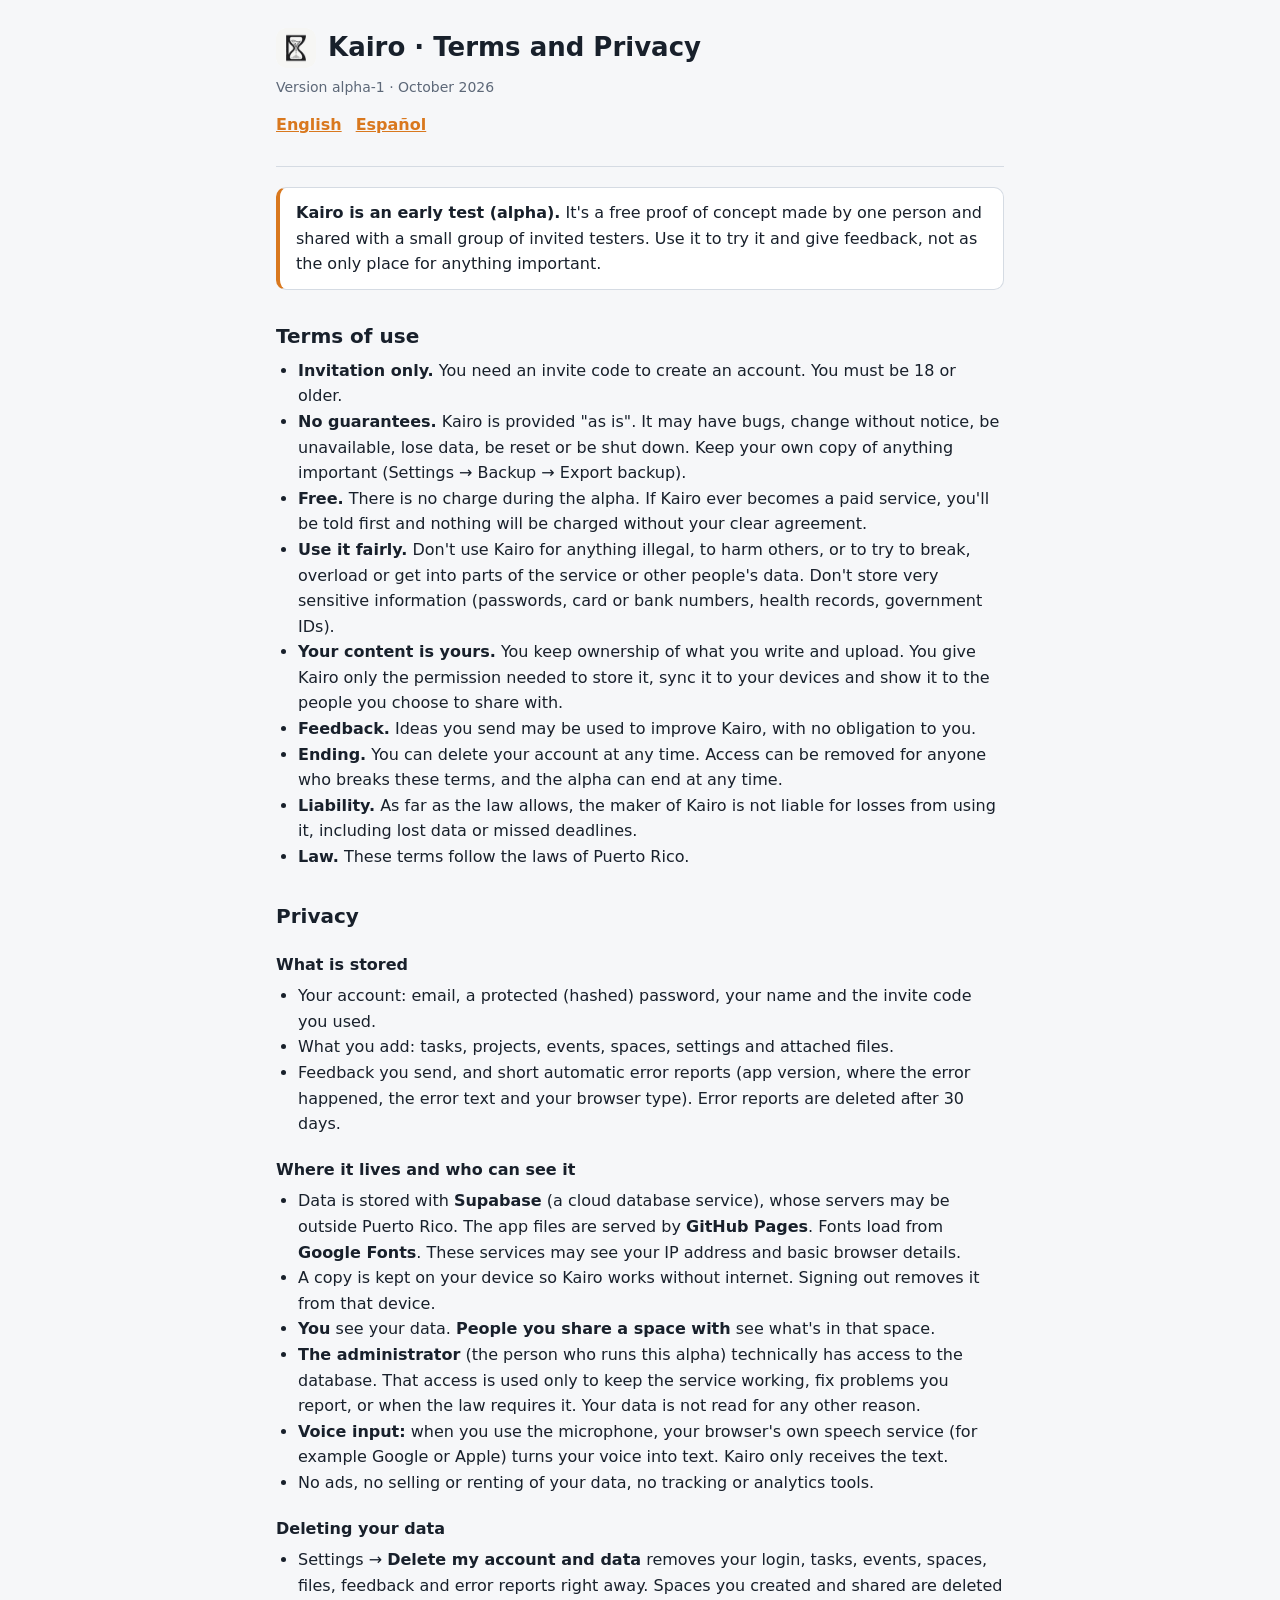
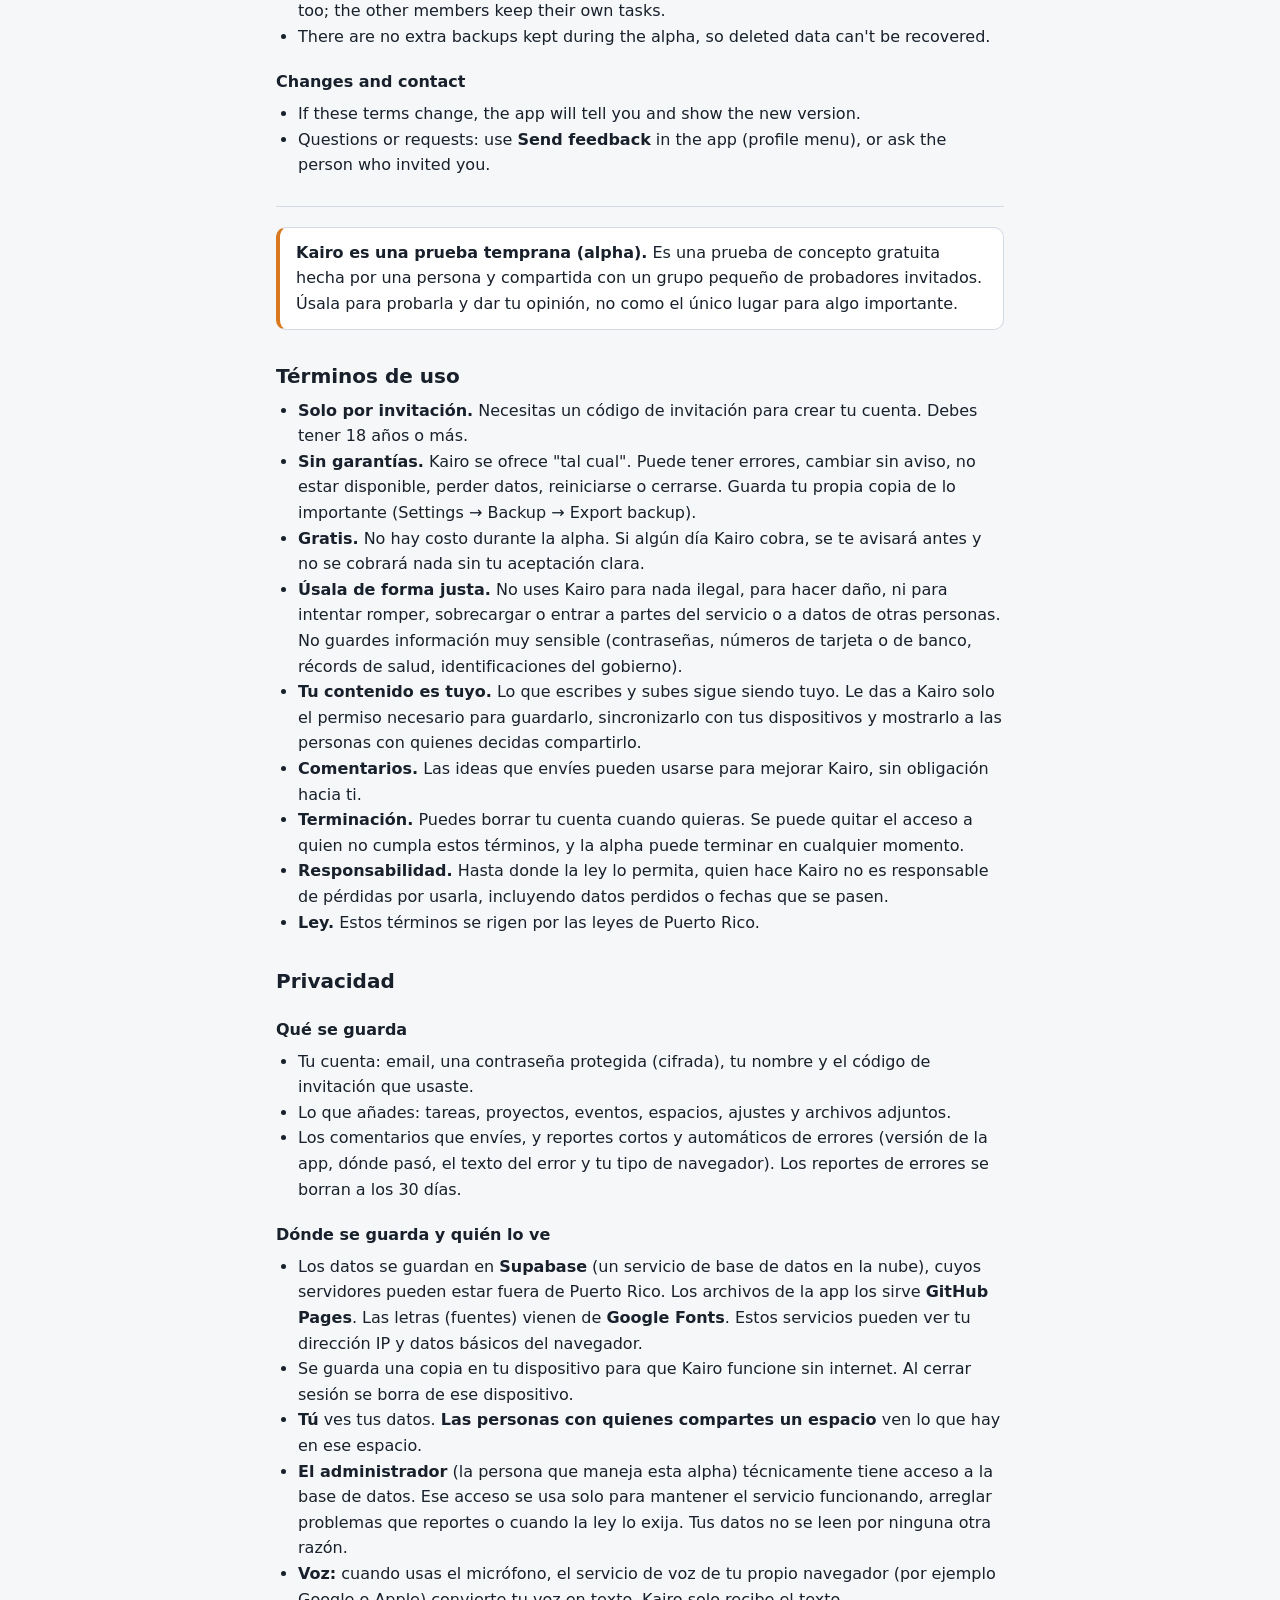
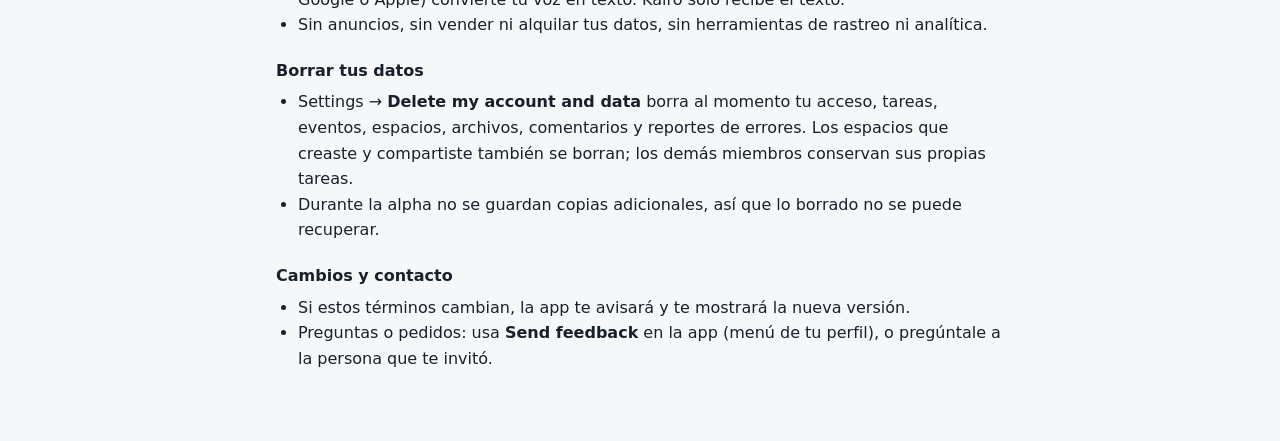
<file: terms.html>
<!doctype html>
<html lang="en"><head><meta charset="utf-8"><meta name="viewport" content="width=device-width,initial-scale=1">
<meta http-equiv="Content-Security-Policy" content="default-src 'self'; style-src 'self' 'unsafe-inline'; img-src 'self'; script-src 'none'; base-uri 'none'; form-action 'none'; object-src 'none'">
<title>Kairo · Terms and Privacy (alpha)</title>
<link rel="icon" type="image/png" href="favicon.png">
<style>
:root{--bg:#f6f7f9;--ink:#18202b;--muted:#5d6878;--line:#d5dbe3;--accent:#d9781e;--card:#fff;color-scheme:light}
@media (prefers-color-scheme:dark){:root{--bg:#12171e;--ink:#e7ebf0;--muted:#97a2b2;--line:#2c3644;--accent:#f0913a;--card:#1a212b;color-scheme:dark}}
*{box-sizing:border-box}
body{margin:0;background:var(--bg);color:var(--ink);font:16px/1.6 "Segoe UI",system-ui,-apple-system,sans-serif}
main{max-width:760px;margin:0 auto;padding:28px 16px 64px}
header{display:flex;align-items:center;gap:12px;margin-bottom:8px}
header img{width:40px;height:40px;border-radius:10px}
h1{font-size:26px;line-height:1.2;margin:0}
h2{font-size:20px;margin:30px 0 6px}
h3{font-size:16px;margin:20px 0 4px}
p,li{color:var(--ink)}
ul{padding-left:22px;margin:6px 0}
.meta{color:var(--muted);font-size:14px;margin:0 0 14px}
.box{background:var(--card);border:1px solid var(--line);border-left:4px solid var(--accent);border-radius:10px;padding:12px 16px;margin:14px 0}
nav a{color:var(--accent);font-weight:600;margin-right:14px}
section{border-top:1px solid var(--line);margin-top:28px;padding-top:6px}
</style></head>
<body><main>
<header><img src="logo.png" alt=""><h1>Kairo · Terms and Privacy</h1></header>
<p class="meta">Version alpha-1 · October 2026</p>
<nav><a href="#en">English</a><a href="#es">Español</a></nav>

<section id="en" lang="en">
<div class="box"><b>Kairo is an early test (alpha).</b> It's a free proof of concept made by one person and shared with a small group of invited testers. Use it to try it and give feedback, not as the only place for anything important.</div>

<h2>Terms of use</h2>
<ul>
<li><b>Invitation only.</b> You need an invite code to create an account. You must be 18 or older.</li>
<li><b>No guarantees.</b> Kairo is provided "as is". It may have bugs, change without notice, be unavailable, lose data, be reset or be shut down. Keep your own copy of anything important (Settings → Backup → Export backup).</li>
<li><b>Free.</b> There is no charge during the alpha. If Kairo ever becomes a paid service, you'll be told first and nothing will be charged without your clear agreement.</li>
<li><b>Use it fairly.</b> Don't use Kairo for anything illegal, to harm others, or to try to break, overload or get into parts of the service or other people's data. Don't store very sensitive information (passwords, card or bank numbers, health records, government IDs).</li>
<li><b>Your content is yours.</b> You keep ownership of what you write and upload. You give Kairo only the permission needed to store it, sync it to your devices and show it to the people you choose to share with.</li>
<li><b>Feedback.</b> Ideas you send may be used to improve Kairo, with no obligation to you.</li>
<li><b>Ending.</b> You can delete your account at any time. Access can be removed for anyone who breaks these terms, and the alpha can end at any time.</li>
<li><b>Liability.</b> As far as the law allows, the maker of Kairo is not liable for losses from using it, including lost data or missed deadlines.</li>
<li><b>Law.</b> These terms follow the laws of Puerto Rico.</li>
</ul>

<h2>Privacy</h2>
<h3>What is stored</h3>
<ul>
<li>Your account: email, a protected (hashed) password, your name and the invite code you used.</li>
<li>What you add: tasks, projects, events, spaces, settings and attached files.</li>
<li>Feedback you send, and short automatic error reports (app version, where the error happened, the error text and your browser type). Error reports are deleted after 30 days.</li>
</ul>
<h3>Where it lives and who can see it</h3>
<ul>
<li>Data is stored with <b>Supabase</b> (a cloud database service), whose servers may be outside Puerto Rico. The app files are served by <b>GitHub Pages</b>. Fonts load from <b>Google Fonts</b>. These services may see your IP address and basic browser details.</li>
<li>A copy is kept on your device so Kairo works without internet. Signing out removes it from that device.</li>
<li><b>You</b> see your data. <b>People you share a space with</b> see what's in that space.</li>
<li><b>The administrator</b> (the person who runs this alpha) technically has access to the database. That access is used only to keep the service working, fix problems you report, or when the law requires it. Your data is not read for any other reason.</li>
<li><b>Voice input:</b> when you use the microphone, your browser's own speech service (for example Google or Apple) turns your voice into text. Kairo only receives the text.</li>
<li>No ads, no selling or renting of your data, no tracking or analytics tools.</li>
</ul>
<h3>Deleting your data</h3>
<ul>
<li>Settings → <b>Delete my account and data</b> removes your login, tasks, events, spaces, files, feedback and error reports right away. Spaces you created and shared are deleted too; the other members keep their own tasks.</li>
<li>There are no extra backups kept during the alpha, so deleted data can't be recovered.</li>
</ul>
<h3>Changes and contact</h3>
<ul>
<li>If these terms change, the app will tell you and show the new version.</li>
<li>Questions or requests: use <b>Send feedback</b> in the app (profile menu), or ask the person who invited you.</li>
</ul>
</section>

<section id="es" lang="es">
<div class="box"><b>Kairo es una prueba temprana (alpha).</b> Es una prueba de concepto gratuita hecha por una persona y compartida con un grupo pequeño de probadores invitados. Úsala para probarla y dar tu opinión, no como el único lugar para algo importante.</div>

<h2>Términos de uso</h2>
<ul>
<li><b>Solo por invitación.</b> Necesitas un código de invitación para crear tu cuenta. Debes tener 18 años o más.</li>
<li><b>Sin garantías.</b> Kairo se ofrece "tal cual". Puede tener errores, cambiar sin aviso, no estar disponible, perder datos, reiniciarse o cerrarse. Guarda tu propia copia de lo importante (Settings → Backup → Export backup).</li>
<li><b>Gratis.</b> No hay costo durante la alpha. Si algún día Kairo cobra, se te avisará antes y no se cobrará nada sin tu aceptación clara.</li>
<li><b>Úsala de forma justa.</b> No uses Kairo para nada ilegal, para hacer daño, ni para intentar romper, sobrecargar o entrar a partes del servicio o a datos de otras personas. No guardes información muy sensible (contraseñas, números de tarjeta o de banco, récords de salud, identificaciones del gobierno).</li>
<li><b>Tu contenido es tuyo.</b> Lo que escribes y subes sigue siendo tuyo. Le das a Kairo solo el permiso necesario para guardarlo, sincronizarlo con tus dispositivos y mostrarlo a las personas con quienes decidas compartirlo.</li>
<li><b>Comentarios.</b> Las ideas que envíes pueden usarse para mejorar Kairo, sin obligación hacia ti.</li>
<li><b>Terminación.</b> Puedes borrar tu cuenta cuando quieras. Se puede quitar el acceso a quien no cumpla estos términos, y la alpha puede terminar en cualquier momento.</li>
<li><b>Responsabilidad.</b> Hasta donde la ley lo permita, quien hace Kairo no es responsable de pérdidas por usarla, incluyendo datos perdidos o fechas que se pasen.</li>
<li><b>Ley.</b> Estos términos se rigen por las leyes de Puerto Rico.</li>
</ul>

<h2>Privacidad</h2>
<h3>Qué se guarda</h3>
<ul>
<li>Tu cuenta: email, una contraseña protegida (cifrada), tu nombre y el código de invitación que usaste.</li>
<li>Lo que añades: tareas, proyectos, eventos, espacios, ajustes y archivos adjuntos.</li>
<li>Los comentarios que envíes, y reportes cortos y automáticos de errores (versión de la app, dónde pasó, el texto del error y tu tipo de navegador). Los reportes de errores se borran a los 30 días.</li>
</ul>
<h3>Dónde se guarda y quién lo ve</h3>
<ul>
<li>Los datos se guardan en <b>Supabase</b> (un servicio de base de datos en la nube), cuyos servidores pueden estar fuera de Puerto Rico. Los archivos de la app los sirve <b>GitHub Pages</b>. Las letras (fuentes) vienen de <b>Google Fonts</b>. Estos servicios pueden ver tu dirección IP y datos básicos del navegador.</li>
<li>Se guarda una copia en tu dispositivo para que Kairo funcione sin internet. Al cerrar sesión se borra de ese dispositivo.</li>
<li><b>Tú</b> ves tus datos. <b>Las personas con quienes compartes un espacio</b> ven lo que hay en ese espacio.</li>
<li><b>El administrador</b> (la persona que maneja esta alpha) técnicamente tiene acceso a la base de datos. Ese acceso se usa solo para mantener el servicio funcionando, arreglar problemas que reportes o cuando la ley lo exija. Tus datos no se leen por ninguna otra razón.</li>
<li><b>Voz:</b> cuando usas el micrófono, el servicio de voz de tu propio navegador (por ejemplo Google o Apple) convierte tu voz en texto. Kairo solo recibe el texto.</li>
<li>Sin anuncios, sin vender ni alquilar tus datos, sin herramientas de rastreo ni analítica.</li>
</ul>
<h3>Borrar tus datos</h3>
<ul>
<li>Settings → <b>Delete my account and data</b> borra al momento tu acceso, tareas, eventos, espacios, archivos, comentarios y reportes de errores. Los espacios que creaste y compartiste también se borran; los demás miembros conservan sus propias tareas.</li>
<li>Durante la alpha no se guardan copias adicionales, así que lo borrado no se puede recuperar.</li>
</ul>
<h3>Cambios y contacto</h3>
<ul>
<li>Si estos términos cambian, la app te avisará y te mostrará la nueva versión.</li>
<li>Preguntas o pedidos: usa <b>Send feedback</b> en la app (menú de tu perfil), o pregúntale a la persona que te invitó.</li>
</ul>
</section>
</main></body></html>
</file>
<file: app.css>
/* Layout: Eisenhower radar (sticky left on wide screens) + daily work and priority lists */
/* ===== Calm Momentum · design tokens =====
   Every color, font, radius, shadow and timing comes from here.
   Older names (--bg, --ink, --accent…) are kept so existing rules follow the new look. */
:root{
  /* surfaces and text */
  --bg:#F5F6F3; --surface:#FFFFFF; --surface-2:#EEF1EC; --ink:#1F302D; --muted:#586A65; --faint:#5B6C67;
  --line:#E3E8E4; --line-strong:#7E8F88;
  /* brand */
  --accent:#0F766E; --accent-ink:#FFFFFF; --accent-soft:#DDF5EE; --accent-2:#5BC8B7; --vivid:#14B8A6; --vivid-ink:#06302C; --mint:#5BC8B7;
  --hero:#0F766E; --hero-ink:#FFFFFF; --hero-ring:#5BC8B7; --hero-fill:#FFFFFF; --nav:#1F302D; --nav-ink:#C9D6D2; --warm:#F4B183; --warm-ink:#9A4A12; --warm-soft:#FDF0E6;
  /* planning states (always shown with a word too) */
  --st-emergency:#B42318; --st-emergency-soft:#FDECEA;
  --st-overdue:#B42318; --st-late:#B54708; --st-late-soft:#FEF3E7;
  --st-risk:#A15C07; --st-risk-soft:#FDF5E3;
  --st-today:#0F766E; --st-scheduled:#2B5FB4; --st-scheduled-soft:#E8EFFB;
  --st-done:#2F7A4E; --st-done-soft:#E7F4EC; --st-neutral:#5E6E68; --st-disabled:#A9B5B0;
  /* priority words (Urgent / High / Normal / Low) */
  --crit:#B42318; --high:#B54708; --mid:#0F766E; --low:#5E6E68;
  --q1:rgba(180,35,24,.06); --q2:rgba(15,118,110,.06); --q3:rgba(181,71,8,.06); --q4:rgba(94,110,104,.05);
  /* type: system fonts only, so it works offline */
  --f-body:"Inter", ui-sans-serif, system-ui, -apple-system, "Segoe UI", Roboto, "Helvetica Neue", Arial, sans-serif;
  --f-display:var(--f-body);
  --f-mono:var(--f-body);
  --fs-xs:12px; --fs-sm:13px; --fs-md:15px; --fs-lg:17px; --fs-xl:20px; --fs-2xl:26px; --fs-3xl:32px;
  /* shape, depth, motion */
  --r-sm:10px; --r-md:14px; --r-lg:20px; --r-xl:24px; --r-2xl:28px; --r-pill:999px;
  --sh-1:0 1px 2px rgba(31,48,45,.06), 0 2px 8px rgba(31,48,45,.04); --sh-2:0 2px 6px rgba(31,48,45,.05), 0 12px 28px rgba(31,48,45,.07); --sh-3:0 16px 44px rgba(31,48,45,.18);
  --focus:0 0 0 3px rgba(15,118,110,.35);
  --dur:180ms; --ease:cubic-bezier(.2,.7,.2,1);
  --sp-1:4px; --sp-2:8px; --sp-3:12px; --sp-4:16px; --sp-5:24px; --sp-6:32px;
}
@media (prefers-color-scheme: dark){:root:not([data-theme="light"]){
  --bg:#0D1B2A; --surface:#14283B; --surface-2:#1C3449; --ink:#F5FAFA; --muted:#B4C5CC; --faint:#9DB0B8;
  --line:#22405A; --line-strong:#5E7C90;
  --accent:#66D1CC; --accent-ink:#06232A; --accent-soft:#173D4A; --accent-2:#3DBDB3; --vivid:#66D1CC; --vivid-ink:#06232A; --mint:#3DBDB3;
  --hero:#1C3449; --hero-ink:#F5FAFA; --hero-ring:#3DBDB3; --hero-fill:#66D1CC; --nav:#14283B; --nav-ink:#B4C5CC;
  --warm:#E8A06A; --warm-ink:#F2B98C; --warm-soft:#33291F;
  --st-emergency:#FF8A7A; --st-emergency-soft:#3A2230; --st-overdue:#FF8A7A; --st-late:#F2B66D; --st-late-soft:#33301F;
  --st-risk:#F2C46B; --st-risk-soft:#2F3220; --st-today:#66D1CC; --st-scheduled:#8FB6FF; --st-scheduled-soft:#1B3050;
  --st-done:#7CD3A0; --st-done-soft:#173A33; --st-neutral:#B4C5CC; --st-disabled:#4F6577;
  --crit:#FF8A7A; --high:#F2B66D; --mid:#66D1CC; --low:#B4C5CC;
  --q1:rgba(255,138,122,.08); --q2:rgba(102,209,204,.08); --q3:rgba(242,182,109,.08); --q4:rgba(180,197,204,.05);
  --sh-1:0 1px 2px rgba(0,0,0,.3); --sh-2:0 4px 14px rgba(0,0,0,.3); --sh-3:0 16px 44px rgba(0,0,0,.5);
  --focus:0 0 0 3px rgba(102,209,204,.5);
  color-scheme:dark}}
:root[data-theme="dark"]{
  --bg:#0D1B2A; --surface:#14283B; --surface-2:#1C3449; --ink:#F5FAFA; --muted:#B4C5CC; --faint:#9DB0B8;
  --line:#22405A; --line-strong:#5E7C90;
  --accent:#66D1CC; --accent-ink:#06232A; --accent-soft:#173D4A; --accent-2:#3DBDB3; --vivid:#66D1CC; --vivid-ink:#06232A; --mint:#3DBDB3;
  --hero:#1C3449; --hero-ink:#F5FAFA; --hero-ring:#3DBDB3; --hero-fill:#66D1CC; --nav:#14283B; --nav-ink:#B4C5CC;
  --warm:#E8A06A; --warm-ink:#F2B98C; --warm-soft:#33291F;
  --st-emergency:#FF8A7A; --st-emergency-soft:#3A2230; --st-overdue:#FF8A7A; --st-late:#F2B66D; --st-late-soft:#33301F;
  --st-risk:#F2C46B; --st-risk-soft:#2F3220; --st-today:#66D1CC; --st-scheduled:#8FB6FF; --st-scheduled-soft:#1B3050;
  --st-done:#7CD3A0; --st-done-soft:#173A33; --st-neutral:#B4C5CC; --st-disabled:#4F6577;
  --crit:#FF8A7A; --high:#F2B66D; --mid:#66D1CC; --low:#B4C5CC;
  --q1:rgba(255,138,122,.08); --q2:rgba(102,209,204,.08); --q3:rgba(242,182,109,.08); --q4:rgba(180,197,204,.05);
  --sh-1:0 1px 2px rgba(0,0,0,.3); --sh-2:0 4px 14px rgba(0,0,0,.3); --sh-3:0 16px 44px rgba(0,0,0,.5);
  --focus:0 0 0 3px rgba(102,209,204,.5);
  color-scheme:dark}
*{box-sizing:border-box}
body{background:var(--bg);color:var(--ink);font-family:var(--f-body);font-size:15px;line-height:1.5}
.wrap{max-width:1180px;margin:0 auto;padding-inline:16px;padding-block:20px 64px}
header.top{display:flex;align-items:flex-end;justify-content:space-between;gap:12px;flex-wrap:wrap;margin-bottom:16px}
h1{font-family:var(--f-display);font-weight:700;font-size:clamp(26px,4vw,34px);line-height:1.1;margin:0;letter-spacing:-.01em}
.sub{color:var(--muted);margin:4px 0 0;font-size:14px}
.actions{display:flex;gap:8px;flex-wrap:wrap}
.btn{font:600 14px var(--f-body);border-radius:10px;border:1px solid var(--line);background:var(--surface);color:var(--ink);padding:9px 14px;cursor:pointer}
.btn:hover{border-color:var(--muted)}
.btn.primary{background:var(--accent);color:var(--accent-ink);border-color:var(--accent)}
.btn.sm{padding:5px 10px;font-size:13px;border-radius:8px}
.btn:focus-visible,input:focus-visible,select:focus-visible,textarea:focus-visible,.task:focus-visible,.chip:focus-visible{outline:2px solid var(--accent);outline-offset:2px}
.filters{display:flex;flex-wrap:wrap;gap:8px 16px;align-items:center;margin-bottom:16px}
.chips{display:flex;flex-wrap:wrap;gap:6px}
.chip{font:500 13px var(--f-body);border:1px solid var(--line);background:var(--surface);color:var(--ink);border-radius:999px;padding:5px 12px;cursor:pointer}
.chip[aria-pressed="true"]{background:var(--ink);color:var(--bg);border-color:var(--ink)}
.flabel{font-size:11.5px;text-transform:uppercase;letter-spacing:.08em;color:var(--muted);font-weight:600}
.layout{display:grid;gap:28px}
@media (min-width:960px){.layout{grid-template-columns:minmax(0,1fr) minmax(0,1.05fr);align-items:start}
  .radar-col{position:sticky;top:calc(env(safe-area-inset-top,0px) + 16px)}}
.radar-col,.list-col{min-width:0}
.radar-box{background:var(--surface);border:1px solid var(--line);border-radius:18px;padding:14px}
svg.radar{width:100%;height:auto;display:block;max-width:560px;margin:0 auto}
svg.radar text{font-family:var(--f-body)}
.dot{cursor:pointer}
.dot:hover,.dot.hl{stroke:var(--ink);stroke-width:2.5}
.legend{display:flex;flex-wrap:wrap;gap:6px 14px;font-size:12.5px;color:var(--muted);margin-top:10px;justify-content:center}
.legend i{display:inline-block;width:10px;height:10px;border-radius:50%;margin-right:5px;vertical-align:-1px}
.legend i.sq{border-radius:2px;background:var(--accent)}
.legend i.subk{background:transparent;border:2px dashed var(--muted)}
.stats{display:grid;grid-template-columns:repeat(4,minmax(0,1fr));gap:8px;margin-top:12px}
.stat{border-top:1px solid var(--line);padding-top:8px}
.stat b{display:block;font:500 22px var(--f-mono);font-variant-numeric:tabular-nums}
.stat span{font-size:11.5px;color:var(--muted);text-transform:uppercase;letter-spacing:.06em}
.howto{font-size:13px;color:var(--muted);margin:12px 4px 0;max-width:62ch}
section.group{margin-bottom:28px;scroll-margin-top:16px}
.group h2{font-family:var(--f-display);font-weight:700;font-size:20px;margin:0 0 2px;display:flex;align-items:baseline;gap:10px}
.group h2 .count{font:500 13px var(--f-mono);color:var(--muted)}
.group .hint{color:var(--muted);font-size:13px;margin:0 0 10px}
.list{display:flex;flex-direction:column;gap:8px}
.task{display:grid;grid-template-columns:auto auto minmax(0,1fr) auto;gap:10px 12px;align-items:center;background:var(--surface);border:1px solid var(--line);border-radius:12px;padding:10px 12px;cursor:pointer;scroll-margin:80px}
.task:hover{border-color:var(--muted)}
.task.hl{border-color:var(--accent);box-shadow:0 0 0 2px color-mix(in srgb,var(--accent) 30%,transparent)}
.task.done .t-title{text-decoration:line-through;color:var(--muted)}
.task.subrow{margin-left:28px;border-style:dashed;padding-block:8px}
.project{display:flex;flex-direction:column;gap:6px}
.rank{font:500 12px var(--f-mono);color:var(--muted);width:2.2ch;text-align:right}
.check{appearance:none;width:22px;height:22px;border:2px solid var(--line);border-radius:7px;margin:0;cursor:pointer;display:grid;place-content:center;background:var(--surface)}
.check:checked{background:var(--mid);border-color:var(--mid)}
.check:checked::after{content:"";width:6px;height:11px;border:solid var(--surface);border-width:0 2.5px 2.5px 0;transform:rotate(45deg) translate(-1px,-1px)}
.t-body{min-width:0}
.t-title{font-weight:600;overflow-wrap:anywhere}
.t-meta{display:flex;flex-wrap:wrap;gap:4px 10px;font-size:12.5px;color:var(--muted);margin-top:2px;align-items:center}
.t-meta .over{color:var(--crit);font-weight:600}
.t-meta .soon{color:var(--high);font-weight:600}
.tag{font:600 11.5px var(--f-body);border-radius:5px;padding:0 6px;background:var(--bg);color:var(--ink);border:1px solid var(--line)}
.ex{font:600 10.5px var(--f-body);text-transform:uppercase;letter-spacing:.07em;border:1px dashed var(--muted);border-radius:4px;padding:0 4px;color:var(--muted)}
.prog{font:500 12px var(--f-mono);color:var(--ink)}
.boost{color:var(--high);font-weight:600}
.addsub{border:none;background:none;color:var(--muted);font:600 12.5px var(--f-body);cursor:pointer;padding:2px 0}
.addsub:hover{color:var(--accent)}
.score{font:500 14px var(--f-mono);font-variant-numeric:tabular-nums;min-width:3.4ch;text-align:center;border-radius:8px;padding:4px 6px;color:#fff}
.tier-crit{background:var(--crit)} .tier-high{background:var(--high)} .tier-mid{background:var(--mid)} .tier-low{background:var(--low)}
.empty{border:1px dashed var(--line);border-radius:12px;padding:16px;color:var(--muted);font-size:14px}
.banner{font-size:13px;color:var(--muted);border:1px solid var(--line);border-radius:10px;padding:8px 12px;margin-bottom:14px;background:var(--surface)}
/* daily */
.daily{display:grid;grid-template-columns:auto minmax(0,1fr) auto;gap:10px 12px;align-items:center;background:var(--surface);border:1px solid var(--line);border-radius:12px;padding:10px 12px}
.daily .sq{width:14px;height:14px;border-radius:3px;border:2px solid var(--muted)}
.daily.due .sq{background:var(--accent);border-color:var(--accent)}
.daily.due{border-color:var(--accent)}
.daily .t-title{cursor:pointer}
.daily .due-txt{color:var(--accent);font-weight:600}
.daily-btns{display:flex;gap:6px;align-items:center}
.undo{border:none;background:none;color:var(--muted);font-size:12.5px;cursor:pointer;text-decoration:underline}
/* sheet */
.scrim{position:fixed;inset:0;background:rgba(10,14,20,.45);display:flex;align-items:flex-end;justify-content:center;z-index:20;padding:16px}
@media (min-width:640px){.scrim{align-items:center}}
.sheet{background:var(--surface);border:1px solid var(--line);border-radius:16px;width:100%;max-width:500px;max-height:calc(100% - 8px);overflow:auto;padding:18px 18px calc(18px + env(safe-area-inset-bottom,0px))}
.sheet h3{font-family:var(--f-display);font-size:20px;margin:0 0 12px}
.field{display:flex;flex-direction:column;gap:6px;margin-bottom:14px;min-width:0}
.field>label,.field>.lbl{font-size:12px;text-transform:uppercase;letter-spacing:.07em;color:var(--muted);font-weight:600}
.row2{display:grid;grid-template-columns:1fr 1fr;gap:10px}
@media (max-width:420px){.row2{grid-template-columns:1fr}}
input[type=text],input[type=search],input[type=email],input[type=password],input[type=date],input[type=number],select,textarea{font:15px var(--f-body);color:var(--ink);background:var(--bg);border:1px solid var(--line);border-radius:10px;padding:10px 12px;width:100%;min-width:0}
textarea{min-height:60px;resize:vertical}
.segs{display:flex;gap:6px}
label.seg{flex:1}
label.seg input{position:absolute;opacity:0;pointer-events:none}
label.seg span{display:block;text-align:center;border:1px solid var(--line);border-radius:9px;padding:8px 0;font:500 14px var(--f-mono);cursor:pointer}
label.seg.auto span{font:600 12px var(--f-body);padding:9px 0}
.segs.seg-wrap{flex-wrap:wrap}
.segs.seg-wrap label.seg{flex:1 0 64px}
#effCustomBox[hidden]{display:none!important}
label.seg input:checked+span{background:var(--ink);color:var(--bg);border-color:var(--ink)}
label.seg input:focus-visible+span{outline:2px solid var(--accent);outline-offset:2px}
.scale-hint{display:flex;justify-content:space-between;font-size:11.5px;color:var(--muted)}
.fnote{font-size:12px;color:var(--muted)}
.preview{display:flex;align-items:center;gap:10px;background:var(--bg);border-radius:10px;padding:10px 12px;margin-bottom:14px;font-size:14px}
.sheet-actions{display:flex;gap:8px;justify-content:space-between;flex-wrap:wrap;align-items:center}
.sheet-actions .right{display:flex;gap:8px;margin-left:auto}
.btn.danger{color:var(--crit)}
.confirm-del{font-size:13px;color:var(--crit);display:flex;align-items:center;gap:8px;flex-wrap:wrap}
.auth{position:fixed;inset:0;z-index:40;background:var(--bg);color:var(--ink);display:flex;flex-direction:column;overflow-y:auto;font-family:var(--f-body)}
.auth.checking .auth-main{visibility:hidden}
.auth-bg{display:none}
.auth-top{position:relative;display:flex;align-items:center;gap:12px;padding:22px clamp(16px,4vw,48px)}
.auth-top img{width:44px;height:44px;border-radius:12px}
.auth-top b{font:700 24px var(--f-display);letter-spacing:-.01em}
.auth-top small{display:block;font:500 13px var(--f-body);color:var(--muted);margin-top:2px}
.auth-main{position:relative;flex:1;display:flex;align-items:center;justify-content:center;padding:12px 16px 40px}
.auth-card{width:100%;max-width:430px;background:var(--surface);border:1px solid var(--line);border-radius:var(--r-xl);box-shadow:var(--sh-2);padding:40px 40px 32px}
@media (max-width:480px){.auth-card{padding:28px 20px 24px}}
.auth-card h1{font:700 28px var(--f-display);margin:0 0 6px;letter-spacing:-.015em}
.auth-sub{color:var(--muted);margin:0 0 24px;font-size:15px}
.float{position:relative;display:block;margin-bottom:14px}
.auth .float input{width:100%;height:58px;padding:24px 16px 8px;font:16px var(--f-body);color:var(--ink);background:var(--surface);border:1px solid var(--line-strong);border-radius:var(--r-md);outline:none;transition:border-color var(--dur),box-shadow var(--dur)}
.auth .float input:focus{border-color:var(--accent);box-shadow:var(--focus)}
.float>span{position:absolute;left:17px;top:19px;font-size:16px;color:var(--muted);pointer-events:none;transition:top var(--dur),font-size var(--dur)}
.float input:focus+span,.float input:not(:placeholder-shown)+span{top:8px;font-size:12px;letter-spacing:.02em}
.float.pw input{padding-right:64px}
.peek{position:absolute;right:10px;top:12px;min-height:34px;background:none;border:none;color:var(--accent);font:600 13px var(--f-body);cursor:pointer;padding:4px 8px;border-radius:var(--r-sm)}
.peek:hover{background:var(--accent-soft)}
.auth-go{width:100%;height:50px;margin-top:6px;border:none;border-radius:var(--r-md);background:var(--accent);color:var(--accent-ink);font:700 16px var(--f-body);cursor:pointer;transition:filter var(--dur),transform .05s}
.auth-go:hover{filter:brightness(1.06)} .auth-go:active{transform:translateY(1px)} .auth-go:disabled{opacity:.6;cursor:progress}
.auth-msg{min-height:20px;margin:2px 0 6px;font-size:14px;color:var(--st-emergency)}
.auth-msg.ok{color:var(--accent)}
.auth-row{display:flex;justify-content:space-between;align-items:center;gap:10px;margin-top:16px;font-size:14px;color:var(--muted)}
.auth-row label{display:inline-flex;align-items:center;gap:8px;cursor:pointer;min-height:32px}
.auth-row input{accent-color:var(--accent);width:18px;height:18px}
.auth-link{background:none;border:none;color:var(--accent);font:600 14px var(--f-body);cursor:pointer;padding:4px 0;text-decoration:underline;text-underline-offset:3px}
.auth-link:hover{color:var(--ink)}
.auth-foot{margin:24px 0 0;padding-top:16px;border-top:1px solid var(--line);color:var(--muted);font-size:14px;display:flex;justify-content:space-between;gap:10px;flex-wrap:wrap}
.auth :focus-visible{outline:none;box-shadow:var(--focus)}
@media (max-width:520px){.auth-card{background:transparent;border:none;backdrop-filter:none;-webkit-backdrop-filter:none;padding:18px 4px}.auth-main{align-items:flex-start}.auth-card h1{font-size:28px}}
@media (prefers-reduced-motion:reduce){.auth-sweep{animation:none}}
header.top{position:relative}
.acct{position:absolute;top:0;right:0;display:inline-flex;z-index:16}
.sdot{position:absolute;right:-1px;bottom:-1px;width:13px;height:13px;border-radius:50%;background:#8a95a5;border:2px solid var(--bg);pointer-events:none}
.sdot.ok{background:#3b8a4c}.sdot.busy{background:var(--high)}.sdot.err{background:var(--crit)}
.acct-sync{display:flex;align-items:center;gap:8px;padding:6px 10px 8px;font-size:13px;color:var(--muted);border-bottom:1px solid var(--line);margin-bottom:4px}
.acct-sync .sdot{position:static;border:none;width:9px;height:9px;flex:none}
.newwrap{position:relative;display:inline-flex}
.acct-menu.new-menu{min-width:260px;max-width:calc(100vw - 32px)}
.acct-menu.new-menu button{display:flex;flex-direction:column;align-items:flex-start;gap:2px}
.acct-menu.new-menu small{display:block;font-size:12.5px;color:var(--muted);font-weight:400;white-space:normal}
@media (max-width:640px){.acct-menu.new-menu{left:0;right:auto}}
.new-menu b.danger{color:var(--crit)}
.btn .ico{width:16px;height:16px;vertical-align:-3px;margin-right:6px}
#filterBtn[aria-expanded="true"]{background:var(--ink);color:var(--bg);border-color:var(--ink)}
.filters.closed{display:none}
header.top>div:first-of-type{padding-right:56px}
@media (min-width:700px){header.top{padding-right:60px}}
.acct-btn{width:44px;height:44px;padding:0;border-radius:50%;font:700 17px var(--f-display);background:var(--accent);color:var(--accent-ink);border:2px solid var(--surface);box-shadow:0 0 0 2px var(--accent)}
.acct-btn:hover{filter:brightness(1.06);border-color:var(--surface)}
.acct-menu{position:absolute;right:0;top:calc(100% + 6px);min-width:230px;background:var(--surface);border:1px solid var(--line);border-radius:12px;padding:6px;z-index:15;box-shadow:0 10px 28px rgba(0,0,0,.2)}
.acct-email{font-size:12.5px;color:var(--muted);padding:8px 10px 10px;border-bottom:1px solid var(--line);margin-bottom:4px;overflow-wrap:anywhere}
.acct-menu button{display:block;width:100%;text-align:left;border:none;background:none;color:var(--ink);font:500 14px var(--f-body);padding:9px 10px;border-radius:8px;cursor:pointer}
.acct-menu button:hover,.acct-menu button:focus-visible{background:var(--bg)}
.acct-menu .danger{color:var(--crit)}
.chip i.sw,.stag i.sw,.mini i.sw{display:inline-block;width:8px;height:8px;border-radius:2px;margin-right:6px;vertical-align:0}
.stag{display:inline-flex;align-items:center;font:600 12px var(--f-body);color:var(--muted)}
.mini.eve .hours{color:var(--muted)}
.sp-row{display:grid;grid-template-columns:auto minmax(0,1fr) auto auto auto;gap:8px;align-items:center;padding:6px 0;border-top:1px solid var(--line)}
.sp-row input[type=color]{width:34px;height:34px;padding:2px;border:1px solid var(--line);border-radius:8px;background:var(--surface);cursor:pointer}
.sp-row select{width:auto;padding:8px}
.sp-share{grid-column:1/-1;display:flex;flex-direction:column;gap:6px;padding:6px 0 4px 42px}
.sp-mem{display:flex;gap:10px;align-items:center;font-size:14px}
.sp-inv{display:flex;gap:8px}
.sp-inv input{flex:1;padding:8px 10px}
.sp-cust{grid-column:1/-1;display:flex;flex-wrap:wrap;gap:8px 14px;align-items:center;padding:4px 0 2px 42px}
.sp-days{display:flex;flex-wrap:wrap;gap:4px}
.sp-days label{display:inline-flex;align-items:center;gap:4px;font-size:13px;border:1px solid var(--line);border-radius:7px;padding:3px 7px;cursor:pointer}
.sp-days input{accent-color:var(--accent)}
.sp-times{display:flex;gap:6px;align-items:center}
.sp-times input{width:auto;padding:6px 8px}
@media (max-width:480px){.sp-row{grid-template-columns:auto minmax(0,1fr) auto auto}.sp-row select{grid-column:2/5}}
.pay{display:grid;grid-template-columns:minmax(0,1fr) auto auto;gap:10px 12px;align-items:center;background:var(--surface);border:1px solid var(--line);border-radius:12px;padding:10px 12px}
.pay .amt{font:500 14px var(--f-mono);font-variant-numeric:tabular-nums}
.pay.sched{opacity:.7}
.btn.paid{border-color:#3b8a4c;color:#2b6b39}
:root[data-theme="dark"] .btn.paid{color:#7fcf8e}
.tab .ti{display:none}
.hz-row{display:flex;justify-content:space-between;align-items:center;gap:8px;flex-wrap:wrap;margin-bottom:6px}
.seg-ctl{display:inline-flex;background:var(--bg);border:1px solid var(--line);border-radius:10px;padding:3px;gap:2px}
.seg-ctl button{border:none;background:transparent;color:var(--muted);font:600 13px var(--f-body);border-radius:7px;padding:6px 10px;cursor:pointer}
.seg-ctl button[aria-pressed="true"]{background:var(--ink);color:var(--bg)}
.legend i.ring{background:transparent;border:2.5px solid var(--mid)}
.road-box{overflow-x:auto;background:var(--surface);border:1px solid var(--line);border-radius:14px;padding:12px}
.road{min-width:520px}
.road-head,.road-row{display:grid;grid-template-columns:190px minmax(0,1fr);align-items:center}
.road-head{padding-bottom:6px;border-bottom:1px solid var(--line)}
.road-months{display:grid}
.road-months span{font:600 11px var(--f-body);letter-spacing:.06em;text-transform:uppercase;color:var(--muted);border-left:1px solid var(--line);padding-left:6px}
.road-row{min-height:38px;border-bottom:1px solid color-mix(in srgb,var(--line) 55%,transparent)}
.road-row:last-child{border-bottom:none}
.road-lbl{display:flex;align-items:center;gap:7px;min-width:0;padding-right:8px;border:none;background:none;color:var(--ink);font:500 13px var(--f-body);text-align:left;cursor:pointer}
.road-lbl span{overflow:hidden;text-overflow:ellipsis;white-space:nowrap}
.road-lbl i{flex:none;width:8px;height:8px;border-radius:2px}
.road-track{position:relative;height:38px}
.road-today{position:absolute;top:0;bottom:0;width:2px;background:var(--accent)}
.road-bar{position:absolute;top:10px;height:18px;border-radius:6px;display:flex;align-items:center;justify-content:flex-end;padding:0 5px;box-sizing:border-box;font:500 10.5px var(--f-mono);color:#fff;white-space:nowrap;overflow:hidden}
.road-dia{position:absolute;top:13px;width:11px;height:11px;transform:translateX(-50%) rotate(45deg);background:#3b8a4c;border-radius:2px}
.road-empty{color:var(--muted);font-size:13px;padding:12px 0}
.proj-wrap{display:flex;flex-wrap:wrap;gap:24px;align-items:flex-start}
.proj-side{flex:1 1 200px;max-width:240px;display:flex;flex-direction:column;gap:2px}
.proj-main{flex:999 1 520px;min-width:0}
@media (max-width:760px){.proj-side{display:none}}
.ps-space{display:flex;align-items:center;gap:9px;width:100%;border:none;background:none;color:var(--ink);font:600 14px var(--f-body);padding:8px 10px;border-radius:9px;cursor:pointer;text-align:left}
.ps-space[aria-pressed="true"]{background:var(--surface)}
.ps-space i{width:10px;height:10px;border-radius:3px;flex:none}
.ps-space b{margin-left:auto;font:500 12px var(--f-mono);color:var(--muted)}
.ps-proj{display:block;width:100%;border:none;background:none;text-align:left;color:var(--muted);font:14px var(--f-body);padding:4px 10px 4px 29px;border-radius:7px;cursor:pointer;overflow:hidden;text-overflow:ellipsis;white-space:nowrap}
.ps-proj:hover,.ps-space:hover{color:var(--accent)}
.proj-head{display:flex;justify-content:space-between;align-items:flex-end;gap:12px;flex-wrap:wrap;margin-bottom:14px}
.proj-head .ph{font-family:var(--f-display);font-weight:700;font-size:26px;margin:0}
.proj-head .hint{margin:4px 0 0}
.proj-grid{display:grid;grid-template-columns:repeat(auto-fill,minmax(260px,1fr));gap:12px}
.pcard{display:flex;flex-direction:column;gap:11px;text-align:left;background:var(--surface);border:1px solid var(--line);border-radius:14px;padding:15px;color:var(--ink);font:inherit;cursor:pointer}
.pcard:hover{border-color:var(--muted)}
.pcard .top{display:flex;justify-content:space-between;align-items:center;gap:8px}
.pcard .nm{font:700 17px var(--f-display);line-height:1.25;overflow-wrap:anywhere}
.pbar{height:8px;border-radius:99px;background:color-mix(in srgb,var(--line) 70%,transparent);overflow:hidden}
.pbar i{display:block;height:100%;border-radius:99px}
.pcard .meta{display:flex;justify-content:space-between;font-size:12.5px;color:var(--muted)}
.pcard .foot{display:flex;justify-content:space-between;gap:8px;padding-top:10px;border-top:1px solid var(--line);font-size:13px;color:var(--muted)}
.pcard .foot b{color:var(--ink);font-weight:600}
.pcard.done{opacity:.7}
.pill{font:600 12px var(--f-body);padding:3px 9px;border-radius:999px;white-space:nowrap;background:var(--bg);color:var(--muted);border:1px solid var(--line)}
.pill.ok{background:color-mix(in srgb,var(--mid) 16%,transparent);color:var(--mid);border-color:transparent}
.pill.risk{background:color-mix(in srgb,var(--crit) 14%,transparent);color:var(--crit);border-color:transparent}
.pill.now{background:color-mix(in srgb,var(--high) 15%,transparent);color:var(--high);border-color:transparent}
.pd-top{display:flex;flex-direction:column;gap:10px;margin-bottom:16px}
.pd-crumb{display:flex;gap:8px;align-items:center;flex-wrap:wrap;font-size:13.5px;color:var(--muted)}
.pd-title{display:flex;justify-content:space-between;align-items:flex-start;gap:12px;flex-wrap:wrap}
.pd-title h2{margin:0;font:700 30px var(--f-display);letter-spacing:-.015em;line-height:1.15;overflow-wrap:anywhere}
.pd-pills{display:flex;gap:6px;flex-wrap:wrap}
.pd-grid{display:flex;flex-wrap:wrap;gap:18px;align-items:flex-start}
.pd-main{flex:999 1 460px;min-width:0;display:flex;flex-direction:column;gap:8px}
.pd-aside{flex:1 1 240px;max-width:340px;display:flex;flex-direction:column;gap:12px}
.pd-card{background:var(--surface);border:1px solid var(--line);border-radius:14px;padding:14px 16px}
.pd-card h3{margin:0 0 10px;font:700 15px var(--f-display)}
.ptl{display:grid;gap:6px}
.ptl div{display:flex;flex-direction:column;gap:6px;min-width:0}
.ptl i{display:block;height:10px;border-radius:99px}
.ptl span{font-size:12px;color:var(--muted);overflow:hidden;text-overflow:ellipsis;white-space:nowrap}
@media (max-width:640px){
  div.tabs{position:fixed;left:0;right:0;bottom:0;z-index:12;margin:0;background:var(--surface);border-top:1px solid var(--line);border-bottom:none;justify-content:space-around;padding:4px 4px calc(6px + env(safe-area-inset-bottom,0px));gap:0}
  .tabs .tab{flex:1;display:flex;flex-direction:column;align-items:center;gap:3px;font-size:11.5px;padding:7px 0 4px;border-bottom:none;margin:0}
  .tabs .tab .ti{display:block;width:22px;height:22px}
  .tabs .tab[aria-selected="true"]{color:var(--accent)}
  .wrap{padding-bottom:104px}
  .toast{bottom:calc(86px + env(safe-area-inset-bottom,0px))}
  .pd-title h2{font-size:24px}
}
details.more{border:1px solid var(--line);border-radius:12px;margin:4px 0 14px;background:color-mix(in srgb,var(--bg) 60%,transparent)}
details.more>summary{cursor:pointer;list-style:none;padding:11px 14px;font-weight:600;display:flex;gap:10px;align-items:baseline;flex-wrap:wrap}
details.more>summary::-webkit-details-marker{display:none}
details.more>summary::before{content:"";width:8px;height:8px;border-right:2px solid currentColor;border-bottom:2px solid currentColor;transform:rotate(-45deg);margin-right:2px;transition:transform .15s;align-self:center}
details.more[open]>summary::before{transform:rotate(45deg)}
details.more .more-body{padding:4px 14px 2px}
#form.is-project .task-only{display:none!important}
.check-line{display:inline-flex;align-items:center;gap:8px;font-weight:600;cursor:pointer}
.check-line input{accent-color:var(--accent);width:17px;height:17px}
.cf-list{display:flex;flex-direction:column;gap:6px}
.cf-row{display:grid;grid-template-columns:minmax(0,1fr) minmax(0,1.4fr) auto;gap:6px}
.cf-row input{padding:8px 10px}
.files{display:flex;flex-direction:column;gap:4px}
.file{display:grid;grid-template-columns:auto minmax(0,1fr) auto auto;gap:8px;align-items:center;font-size:14px;padding:6px 8px;border:1px solid var(--line);border-radius:9px;background:var(--surface)}
.file .fn{border:none;background:none;color:var(--ink);font:500 14px var(--f-body);text-align:left;cursor:pointer;overflow:hidden;text-overflow:ellipsis;white-space:nowrap;padding:0}
.file .fn:hover{color:var(--accent);text-decoration:underline}
.file .fs{font:500 12px var(--f-mono);color:var(--muted)}
.file .fx{border:none;background:none;color:var(--muted);font-size:17px;line-height:1;cursor:pointer;padding:0 4px}
.file .fx:hover{color:var(--crit)}
.file svg{width:16px;height:16px;color:var(--muted)}
.file.pending{border-style:dashed}
.file-btn{cursor:pointer}
.list-scope{margin:0 0 10px;padding:8px 12px;border-radius:10px;background:var(--surface);border:1px solid var(--line);font-size:12.5px}
.icon-btn .ico{margin-right:6px}
@media (max-width:640px){.hide-sm{display:none}.icon-btn .ico{margin-right:0}}
.search-scrim{align-items:flex-start;padding-top:8vh}
.search-sheet{max-width:640px;padding:14px}
.search-box{display:flex;align-items:center;gap:10px;border-bottom:1px solid var(--line);padding:2px 4px 12px}
.search-box svg{width:20px;height:20px;color:var(--muted);flex:none}
.search-box input{border:none;background:none;font-size:17px;padding:6px 0;flex:1;min-width:0}
.search-box input:focus{outline:none}
.q-done{font-weight:500;font-size:13px;white-space:nowrap}
.q-results{max-height:60vh;overflow:auto;padding-top:6px}
.q-group{font:600 11.5px var(--f-body);letter-spacing:.08em;text-transform:uppercase;color:var(--muted);padding:10px 8px 4px}
.q-item{display:grid;grid-template-columns:auto minmax(0,1fr) auto;gap:10px;align-items:center;width:100%;text-align:left;border:none;background:none;color:var(--ink);padding:9px 8px;border-radius:9px;cursor:pointer;font:inherit}
.q-item:hover,.q-item:focus-visible,.q-item.sel{background:var(--bg)}
.q-item .qt{font-weight:600;overflow:hidden;text-overflow:ellipsis;white-space:nowrap}
.q-item .qm{font-size:12.5px;color:var(--muted);overflow:hidden;text-overflow:ellipsis;white-space:nowrap}
.q-item .sw{width:10px;height:10px;border-radius:3px}
.q-item mark{background:color-mix(in srgb,var(--accent) 30%,transparent);color:inherit;border-radius:3px;padding:0 1px}
.q-item.done .qt{text-decoration:line-through;color:var(--muted)}
.q-empty{color:var(--muted);padding:18px 8px;font-size:14px}
.shared-badge{display:inline-flex;align-items:center;gap:4px;margin-left:8px;padding:1px 7px 1px 5px;border-radius:999px;background:color-mix(in srgb,var(--mid) 15%,transparent);color:var(--mid);font:600 11.5px var(--f-body);vertical-align:2px;white-space:nowrap}
.shared-badge svg{width:14px;height:14px}
.chip .shared-badge,.ps-space .shared-badge{margin-left:6px;padding:0;background:none}
.cal-quick{background:var(--surface);border:1px solid var(--line);border-radius:16px;padding:14px;margin-bottom:18px}
.cal-input{display:flex;gap:8px;align-items:center}
.cal-input input{flex:1;min-width:0;font-size:16px}
.cal-input select{width:auto;padding:10px 6px}
.mic-btn{width:44px;height:44px;padding:0;display:grid;place-items:center}
.mic-btn svg{width:20px;height:20px}
.mic-btn.on{background:var(--crit);border-color:var(--crit);color:#fff;animation:micPulse 1.2s ease-in-out infinite}
@keyframes micPulse{50%{box-shadow:0 0 0 6px color-mix(in srgb,var(--crit) 25%,transparent)}}
@media (prefers-reduced-motion:reduce){.mic-btn.on{animation:none}}
.cal-preview{display:flex;flex-wrap:wrap;gap:6px 12px;align-items:center;margin-top:10px;padding:10px 12px;border-radius:10px;background:var(--bg);font-size:14px}
.cal-preview b{font-weight:700}
.cal-preview .pv-when{font-family:var(--f-mono);font-size:13px}
.cal-hint-row{margin-top:8px}
.cal-head{display:flex;align-items:center;gap:12px;flex-wrap:wrap;margin-bottom:12px}
.cal-head h2{margin:0;font:700 20px var(--f-display);flex:1}
.cal-nav,.cal-tools{display:flex;gap:6px;align-items:center;flex-wrap:wrap}
.cal-week{display:grid;grid-template-columns:repeat(7,minmax(0,1fr));gap:8px}
@media (max-width:900px){.cal-week{grid-template-columns:1fr}.cal-day.past{display:none}}
@media (max-width:640px){.cal-input{flex-wrap:wrap}.cal-input input{flex:1 0 100%}.cal-input #calAdd{flex:1}}
.cal-day{background:var(--surface);border:1px solid var(--line);border-radius:12px;padding:10px;min-height:150px;display:flex;flex-direction:column;gap:6px}
@media (max-width:900px){.cal-day{min-height:0}}
.cal-day.today{border:2px solid var(--accent)}
.cal-day.past{opacity:.65}
.cal-day h3{margin:0 0 2px;font:600 12px var(--f-body);text-transform:uppercase;letter-spacing:.07em;color:var(--muted);display:flex;justify-content:space-between}
.cal-day h3 b{font:700 18px var(--f-display);color:var(--ink);letter-spacing:0}
.cal-item{display:flex;flex-direction:column;gap:1px;text-align:left;width:100%;border:none;border-left:3px solid var(--mid);background:var(--bg);color:var(--ink);border-radius:7px;padding:6px 8px;cursor:pointer;font:inherit}
.cal-item:hover{filter:brightness(.97)}
.cal-item .ct{font:500 11.5px var(--f-mono);color:var(--muted)}
.cal-item .cn{font-weight:600;font-size:13.5px;overflow-wrap:anywhere}
.cal-item .cr{font-size:11.5px;color:var(--muted)}
.cal-item.task{border-left-style:dashed;background:transparent;border:1px dashed var(--line);border-left:3px dashed var(--high)}
.cal-item.ah{border-left-color:#6a55c9}
.cal-empty{color:var(--muted);font-size:12.5px}
.help-q{display:inline-grid;place-items:center;width:18px;height:18px;margin-left:6px;padding:0;border-radius:50%;border:1px solid var(--line);background:var(--surface);color:var(--muted);font:600 11px var(--f-body);cursor:pointer;vertical-align:1px;flex:none}
.help-q:hover{color:var(--accent);border-color:var(--accent)}
.help-sheet{max-width:720px;min-height:min(560px,90vh);display:flex;flex-direction:column}
.h-head{display:flex;align-items:center;gap:8px;margin-bottom:12px}
.h-head h3{flex:1;margin:0;font-family:var(--f-display);font-size:20px;min-width:0}
.h-lang{display:inline-flex;border:1px solid var(--line);border-radius:8px;overflow:hidden}
.h-lang button{border:0;background:none;color:var(--muted);font:600 12px var(--f-body);padding:5px 9px;cursor:pointer}
.h-lang button[aria-pressed="true"]{background:var(--accent);color:var(--accent-ink)}
#hSearch{width:100%;margin-bottom:14px}
@media (max-width:520px){.help-sheet.reading #hTitle{display:none}.help-sheet.reading .h-head{justify-content:space-between}}
.h-group{font:600 12px var(--f-body);text-transform:uppercase;letter-spacing:.05em;color:var(--muted);margin:16px 0 6px}
.h-group:first-child{margin-top:0}
.h-grid{display:grid;grid-template-columns:repeat(auto-fill,minmax(250px,1fr));gap:8px}
.h-item{display:block;width:100%;text-align:left;border:1px solid var(--line);background:var(--surface);color:var(--ink);border-radius:10px;padding:10px 12px;cursor:pointer;font:inherit}
.h-item:hover,.h-item:focus-visible{border-color:var(--accent)}
.h-item b{display:block;font-weight:600;font-size:14.5px}
.h-item span{display:block;color:var(--muted);font-size:13px;line-height:1.35;margin-top:2px}
.h-empty{color:var(--muted);padding:18px 2px}
#hArt{font-size:15px;line-height:1.6}
#hArt h4{font-family:var(--f-display);font-size:22px;margin:0 0 10px;line-height:1.2}
#hArt ol,#hArt ul{padding-left:22px;margin:8px 0 12px}
#hArt li{margin:4px 0}
#hArt p{margin:8px 0}
#hArt a{color:var(--accent);cursor:pointer;text-decoration:underline;text-underline-offset:2px}
#hArt .tip{background:color-mix(in srgb,var(--mid) 10%,transparent);border-left:3px solid var(--mid);border-radius:6px;padding:9px 12px;margin:12px 0;font-size:14px}
#hArt kbd{font:500 12px var(--f-mono);border:1px solid var(--line);border-bottom-width:2px;border-radius:5px;padding:1px 5px;background:var(--bg)}
.h-related{margin-top:18px;padding-top:12px;border-top:1px solid var(--line)}
.h-related .h-group{margin-top:0}
.h-related a{display:inline-block;margin:0 14px 6px 0}
.h-foot{margin-top:auto;padding-top:14px;border-top:1px solid var(--line);display:flex;align-items:center;gap:10px;flex-wrap:wrap;color:var(--muted);font-size:13px}
#hList{margin-bottom:14px}
.scope-btn{display:inline-flex;align-items:center;gap:7px;max-width:190px}
.scope-btn span{overflow:hidden;text-overflow:ellipsis;white-space:nowrap}
.scope-btn .sw{width:10px;height:10px;border-radius:3px;flex:none}
.scope-btn .ico{width:15px;height:15px;flex:none;opacity:.7}
.scope-btn.on{border-color:var(--scope);box-shadow:inset 0 0 0 1px var(--scope)}
.scope-menu{right:auto;left:0;min-width:270px}
.scope-menu b{display:flex;align-items:center;gap:8px}
.scope-menu .sw{width:10px;height:10px;border-radius:3px;display:inline-block}
.scope-menu button[aria-checked="true"]{background:color-mix(in srgb,var(--accent) 12%,transparent)}
body.in-scope::before{content:"";position:fixed;inset:0 0 auto 0;height:4px;background:var(--scope);z-index:25}
@media (max-width:640px){.scope-btn{max-width:118px;padding-inline:10px}.scope-btn:not(.on) span{display:none}}
.sp-link select{width:auto;padding:6px 8px}
.rep-row{display:flex;gap:8px;align-items:center;flex-wrap:wrap}
.rep-row select{width:auto}
.rep-row input{width:90px}
.cal-item.draggable{touch-action:pan-y;-webkit-user-select:none;user-select:none;-webkit-touch-callout:none}
.cal-item.dragging{opacity:.35}
.cal-ghost{position:fixed;left:0;top:0;z-index:40;pointer-events:none;box-shadow:0 10px 26px rgba(0,0,0,.28);opacity:.95;background:var(--surface)!important}
body.cal-dragging{cursor:grabbing;-webkit-user-select:none;user-select:none}
.cal-day.drop{outline:2px dashed var(--accent);outline-offset:-2px;background:color-mix(in srgb,var(--accent) 8%,var(--surface))}
.cal-dnd{margin:10px 2px 0}
.toast-undo{margin-left:12px;border:none;background:none;color:var(--accent);font:700 14px var(--f-body);cursor:pointer;padding:0}
.cal-item.due{background:var(--surface);border:1px solid color-mix(in srgb,var(--crit) 40%,var(--line));border-left:3px solid var(--crit);border-radius:7px}
.cal-item.due .ct{color:var(--crit);font-weight:600;display:flex;align-items:center;gap:4px}
.cal-item.task{text-align:left;align-items:stretch}
.cal-item.task .ct,.cal-item.task .cn{text-align:left;justify-content:flex-start}
.cal-item .ct svg{width:12px;height:12px;flex:none}
.cal-item.work{border:none;border-left:4px solid var(--wc);background:color-mix(in srgb,var(--wc) 13%,var(--surface))}
.cal-item.work.auto{border-left-style:dotted;background:repeating-linear-gradient(135deg,color-mix(in srgb,var(--wc) 9%,var(--surface)) 0 7px,color-mix(in srgb,var(--wc) 15%,var(--surface)) 7px 14px)}
.cal-item.work.mine{background:color-mix(in srgb,var(--wc) 24%,var(--surface))}
.cal-item.work .ct{display:flex;align-items:center;gap:4px;color:color-mix(in srgb,var(--wc) 70%,var(--ink))}
.cal-legend{display:flex;flex-wrap:wrap;gap:6px 16px;margin:12px 2px 0;font-size:12.5px;color:var(--muted)}
.cal-legend span{display:inline-flex;align-items:center;gap:6px}
.lg{display:inline-block;width:18px;height:12px;border-radius:3px}
.lg.work{border-left:3px dotted var(--mid);background:repeating-linear-gradient(135deg,color-mix(in srgb,var(--mid) 9%,var(--surface)) 0 4px,color-mix(in srgb,var(--mid) 18%,var(--surface)) 4px 8px)}
.lg.mine{border-left:3px solid var(--mid);background:color-mix(in srgb,var(--mid) 26%,var(--surface))}
.lg.due{border:1px solid var(--crit);border-left-width:3px;background:var(--surface)}
.lg.ev{border:1px solid var(--line);border-left:3px solid var(--mid);background:var(--bg)}
.wt-row{display:flex;gap:6px;align-items:center;flex-wrap:wrap;margin-bottom:6px}
.wt-row input[type=date]{width:auto}
.wt-row input[type=time]{width:auto;font:15px var(--f-body);color:var(--ink);background:var(--bg);border:1px solid var(--line);border-radius:10px;padding:9px 10px}
.wt-row input[type=number]{width:80px}
#wtAdd{align-self:flex-start;margin-top:2px}
.cal-item.work.has-due{box-shadow:inset 0 0 0 1px color-mix(in srgb,var(--crit) 55%,transparent)}
.cal-row{display:flex;align-items:center;justify-content:space-between;gap:8px}
.cal-due-tag{display:inline-flex;align-items:center;gap:3px;font:600 11.5px var(--f-mono);color:var(--crit);background:var(--surface);border:1px solid color-mix(in srgb,var(--crit) 50%,transparent);border-radius:999px;padding:1px 7px;white-space:nowrap}
.cal-due-tag svg{width:11px;height:11px}
body:not(.mod-clients) [data-mod~="clients"],body:not(.mod-ops) [data-mod~="ops"],body:not(.mod-detail) [data-mod~="detail"],body.mod-detail [data-mod~="simple"],body:not(.mod-routine) [data-mod~="routine"],body:not(.mod-work) [data-mod~="work"],body:not(.mod-work) #timeLeft,[data-mod~="never"]{display:none!important}
.quick-add{background:var(--surface);border:1px solid var(--line);border-radius:14px;padding:10px;margin-bottom:14px}
.qa-row{display:flex;gap:8px}
.qa-row input{flex:1;min-width:0}
.qa-prev{margin:8px 4px 2px;font-size:13px}
.qa-prev b{color:var(--ink)}
.qa-prev .linkbtn{margin-left:4px}
.gs-card{background:var(--surface);border:1px solid var(--line);border-radius:14px;padding:12px 14px;margin-bottom:14px}
.gs-head{display:flex;justify-content:space-between;align-items:center;gap:10px}
.gs-head b{font-family:var(--f-display);font-size:16px}
.gs-bar{height:6px;border-radius:99px;background:var(--line);margin:8px 0 6px;overflow:hidden}
.gs-bar i{display:block;height:100%;background:var(--accent);border-radius:99px}
.gs-step{display:flex;gap:10px;align-items:flex-start;width:100%;text-align:left;border:none;background:none;color:var(--ink);font:inherit;padding:7px 2px;border-radius:8px}
button.gs-step{cursor:pointer}
button.gs-step:hover{background:var(--bg)}
.gs-step > i{flex:none;width:20px;height:20px;border-radius:50%;border:2px solid var(--line);display:grid;place-items:center;font:700 12px var(--f-body);font-style:normal;margin-top:1px}
.gs-step.ok > i{background:var(--accent);border-color:var(--accent);color:var(--accent-ink)}
.gs-step.ok b{text-decoration:line-through;color:var(--muted)}
.gs-step span{display:flex;flex-direction:column}
.gs-step b{font-weight:600;font-size:14px}
.gs-step small{color:var(--muted);font-size:12.5px}
.feat-list,.ob-uses{display:grid;gap:6px}
.ob-uses{grid-template-columns:repeat(auto-fill,minmax(200px,1fr))}
.feat-list label,.ob-uses label{display:flex;gap:10px;align-items:flex-start;border:1px solid var(--line);border-radius:10px;padding:9px 11px;cursor:pointer;background:var(--surface)}
.feat-list label:has(input:checked),.ob-uses label:has(input:checked){border-color:var(--accent);background:color-mix(in srgb,var(--accent) 8%,var(--surface))}
.feat-list input,.ob-uses input{accent-color:var(--accent);width:17px;height:17px;margin-top:2px;flex:none}
.feat-list span,.ob-uses span{display:flex;flex-direction:column}
.feat-list b,.ob-uses b{font-weight:600;font-size:14px}
.feat-list small,.ob-uses small{color:var(--muted);font-size:12.5px;line-height:1.35}
.plan-adj{margin-top:8px}
.plan-adj summary{cursor:pointer;font-size:13px;color:var(--muted);font-weight:600;padding:4px 0}
.plan-adj[open] summary{margin-bottom:4px}
.qa-space{width:auto;padding:3px 6px;font-size:13px;border-radius:7px}
.toast{position:fixed;left:50%;bottom:calc(20px + env(safe-area-inset-bottom,0px));transform:translateX(-50%);background:var(--ink);color:var(--bg);padding:8px 14px;border-radius:10px;font-size:14px;z-index:30}
.tabs{display:flex;gap:4px;border-bottom:1px solid var(--line);margin-bottom:18px}
.tab{border:none;background:none;font:600 15px var(--f-body);color:var(--muted);padding:10px 14px;border-bottom:2px solid transparent;margin-bottom:-1px;cursor:pointer}
.tab[aria-selected="true"]{color:var(--ink);border-bottom-color:var(--accent)}
.tab:focus-visible{outline:2px solid var(--accent);outline-offset:-2px}
.today-grid{display:grid;gap:28px}
@media (min-width:960px){.today-grid{grid-template-columns:minmax(0,1.35fr) minmax(0,1fr);align-items:start}}
.today-grid>div{min-width:0}
.plan-card{background:var(--surface);border:1px solid var(--line);border-radius:14px;padding:14px 16px;margin-bottom:14px}
.plan-head{display:flex;justify-content:space-between;align-items:baseline;gap:12px;flex-wrap:wrap;margin-bottom:8px}
.plan-head b{font:500 22px var(--f-mono);font-variant-numeric:tabular-nums}
.plan-head span{font-size:13px;color:var(--muted)}
.cap{height:10px;border-radius:99px;background:var(--line);overflow:hidden}
.cap>i{display:block;height:100%;background:var(--mid);border-radius:99px}
.cap.over>i{background:var(--crit)}
.setting{display:flex;align-items:center;gap:8px;font-size:13px;color:var(--muted);margin-top:10px;flex-wrap:wrap}
.setting input{width:76px;padding:6px 10px}
.why{font-weight:600}
.why.risk{color:var(--crit)} .why.start{color:var(--high)} .why.pull{color:var(--mid)} .why.due{color:var(--crit)}
.hours{font:500 12.5px var(--f-mono);color:var(--ink)}
.startby{color:var(--high);font-weight:600}
.readyby{color:var(--ink);font-weight:600}
.duedate{color:var(--muted)}
.agenda{display:flex;flex-direction:column;gap:14px}
.day h3{font:600 12px var(--f-body);text-transform:uppercase;letter-spacing:.08em;color:var(--muted);margin:0 0 4px;display:flex;justify-content:space-between;gap:8px}
.day h3 span{font-family:var(--f-mono);letter-spacing:0}
.mini{display:flex;justify-content:space-between;gap:10px;padding:7px 0;border-top:1px solid var(--line);font-size:14px;cursor:pointer}
.mini:hover .mtitle{color:var(--accent)}
.mini .mtitle{min-width:0;overflow-wrap:anywhere}
.mini .hours{flex:none}
.mini.empty-day{color:var(--muted);cursor:default;font-size:13px}
.banner.emerg{border-color:var(--crit);color:var(--crit);font-weight:600}
.why.steady{color:var(--mid)}
.btn.danger:hover{border-color:var(--crit)}
.people-pick{position:relative}
.pchip{display:inline-flex;align-items:center;gap:6px;border:1px solid var(--line);border-radius:999px;padding:2px 4px 2px 2px;font-size:13px;background:var(--bg)}
.pchip img{width:20px;height:20px;border-radius:50%}
.pchip button{border:none;background:none;color:var(--muted);cursor:pointer;font-size:15px;line-height:1;padding:0 4px}
.menu{position:absolute;left:0;right:0;top:100%;margin-top:4px;background:var(--surface);border:1px solid var(--line);border-radius:10px;z-index:5;max-height:220px;overflow:auto}
.menu button{display:flex;align-items:center;gap:8px;width:100%;text-align:left;border:none;background:none;color:var(--ink);font:14px var(--f-body);padding:8px 10px;cursor:pointer}
.menu button:hover,.menu button:focus-visible{background:var(--bg)}
.menu img{width:22px;height:22px;border-radius:50%}
.who{display:inline-flex;align-items:center;gap:4px}
.who img{width:16px;height:16px;border-radius:50%}
.rep-stats{display:grid;grid-template-columns:repeat(4,minmax(0,1fr));gap:10px;margin-bottom:22px}
@media (max-width:560px){.rep-stats{grid-template-columns:repeat(2,minmax(0,1fr))}}
.rep-stats .stat b{font-size:24px}
.bars{display:flex;flex-direction:column;gap:8px;margin-bottom:24px}
.bar{display:grid;grid-template-columns:minmax(0,9rem) minmax(0,1fr) auto;gap:10px;align-items:center;font-size:14px}
.bar .bn{overflow:hidden;text-overflow:ellipsis;white-space:nowrap}
.bar .bt{height:12px;background:var(--line);border-radius:99px;overflow:hidden}
.bar .bt i{display:block;height:100%;background:var(--mid);border-radius:99px}
.bar .bv{font:500 13px var(--f-mono);font-variant-numeric:tabular-nums}
.tablewrap{overflow-x:auto;border:1px solid var(--line);border-radius:12px;background:var(--surface)}
table.rep{border-collapse:collapse;width:100%;min-width:760px;font-size:13.5px}
table.rep th{text-align:left;font-size:11.5px;text-transform:uppercase;letter-spacing:.07em;color:var(--muted);font-weight:600;padding:10px 12px;border-bottom:1px solid var(--line);white-space:nowrap}
table.rep td{padding:10px 12px;border-bottom:1px solid var(--line);vertical-align:top}
table.rep tr:last-child td{border-bottom:none}
table.rep td.num{font-family:var(--f-mono);font-variant-numeric:tabular-nums;white-space:nowrap}
table.rep td.cm{max-width:28rem;white-space:pre-wrap;overflow-wrap:anywhere}
table.rep tr.clickable{cursor:pointer}
table.rep tr.clickable:hover td{background:var(--bg)}
.late{color:var(--crit);font-weight:600}
.ontime{color:var(--mid);font-weight:600}
.rep-tools{display:flex;flex-wrap:wrap;gap:8px 16px;align-items:center;margin-bottom:18px}
.rep-tools input[type=date]{width:auto;padding:6px 10px}
.cl-row{display:grid;grid-template-columns:minmax(0,1fr) auto auto;gap:8px;align-items:center;padding:6px 0;border-top:1px solid var(--line)}
.cl-row .n{font:500 12px var(--f-mono);color:var(--muted)}
.closing-task{font-weight:600;margin:-6px 0 14px;overflow-wrap:anywhere}
.checks{display:flex;flex-wrap:wrap;gap:6px 16px;font-size:14px}
.checks label{display:inline-flex;align-items:center;gap:6px;cursor:pointer}
.checks input{accent-color:var(--accent);width:16px;height:16px}
.now-card{background:var(--surface);border:2px solid var(--accent);border-radius:14px;padding:14px 16px;margin-bottom:14px}
.now-head{display:flex;justify-content:space-between;align-items:baseline;gap:10px;flex-wrap:wrap;margin-bottom:8px}
.now-head b{font:500 15px var(--f-mono);font-variant-numeric:tabular-nums}
.now-title{font-family:var(--f-display);font-weight:700;font-size:20px;line-height:1.25;overflow-wrap:anywhere}
.now-why{font-size:13.5px;color:var(--muted);margin-top:4px}
.now-acts{display:flex;gap:8px;flex-wrap:wrap;margin-top:10px}
.hours-row{display:flex;align-items:center;gap:8px;flex-wrap:wrap;font-size:13px;color:var(--muted);margin-top:10px}
.hours-row input[type=time]{width:auto;padding:6px 8px;font-size:14px}
.linkbtn{border:none;background:none;color:var(--accent);font:600 13px var(--f-body);cursor:pointer;padding:0;text-decoration:underline}
.lhf{color:var(--mid);font-weight:600}
.doit{border:1px solid var(--line);background:var(--surface);color:var(--ink);font:600 12.5px var(--f-body);border-radius:7px;padding:2px 8px;cursor:pointer}
.doit:hover{border-color:var(--accent);color:var(--accent)}
.filebar{display:flex;align-items:center;justify-content:space-between;gap:10px;flex-wrap:wrap}
.filebar.warn{border-color:var(--accent);color:var(--ink)}
.brand{display:flex;align-items:center;gap:12px}
.brand img{width:44px;height:44px;border-radius:11px;flex:none}
.brand span{display:flex;flex-direction:column;line-height:1}
.brand small{font:600 11px var(--f-body);letter-spacing:.16em;text-transform:uppercase;color:var(--muted);margin-top:6px}
.det-head{display:flex;align-items:flex-start;gap:12px;margin-bottom:6px}
.det-head .score{font-size:16px;padding:6px 8px}
.det-title{font-family:var(--f-display);font-weight:700;font-size:21px;line-height:1.25;overflow-wrap:anywhere}
.det-sub{font-size:13px;color:var(--muted);margin-top:2px;overflow-wrap:anywhere}
.det-tags{display:flex;flex-wrap:wrap;gap:6px;margin:10px 0 14px}
.det-tags span{font:600 12px var(--f-body);border:1px solid var(--line);border-radius:999px;padding:2px 10px;background:var(--bg)}
.det-tags .t-crit{border-color:var(--crit);color:var(--crit)} .det-tags .t-high{border-color:var(--high);color:var(--high)}
.det-grid{display:grid;grid-template-columns:repeat(2,minmax(0,1fr));gap:12px 16px;margin-bottom:14px}
.det-grid div{min-width:0}
.det-grid dt{font-size:11.5px;text-transform:uppercase;letter-spacing:.07em;color:var(--muted);font-weight:600}
.det-grid dd{margin:2px 0 0;font-size:14.5px;overflow-wrap:anywhere}
.det-sec{border-top:1px solid var(--line);padding-top:12px;margin-bottom:14px}
.det-sec h4{margin:0 0 8px;font-size:11.5px;text-transform:uppercase;letter-spacing:.07em;color:var(--muted)}
.det-notes{white-space:pre-wrap;font-size:14px;overflow-wrap:anywhere}
.progress-ctl{display:flex;align-items:center;gap:12px}
.progress-ctl input{flex:1;accent-color:var(--accent);padding:0;border:none;background:none}
.det-sub-row{display:flex;justify-content:space-between;gap:10px;padding:6px 0;font-size:14px;cursor:pointer}
.det-sub-row:hover span:first-child{color:var(--accent)}
.det-sub-row.done span:first-child{text-decoration:line-through;color:var(--muted)}
@media (prefers-reduced-motion:reduce){*{transition:none!important;scroll-behavior:auto!important}}
.auth-terms{display:flex;gap:10px;align-items:flex-start;margin:6px 0 4px;font-size:14px;color:var(--muted);line-height:1.4;cursor:pointer}
.auth-terms input{accent-color:var(--accent);width:18px;height:18px;flex:none;margin-top:1px}
.auth-terms a,.auth-legal a{color:var(--accent)}
.auth-legal{margin:14px 0 0;font-size:12.5px;text-align:center}
#lCode{text-transform:uppercase;letter-spacing:.06em}
.inv-form{display:flex;flex-wrap:wrap;gap:8px;align-items:center;margin-bottom:8px}
.inv-form input[type=text]{flex:1;min-width:160px}
.inv-form input[type=number]{width:70px;padding:6px 8px}
.inv-form select{width:auto;padding:6px 8px}
.inv-row{display:flex;flex-wrap:wrap;gap:6px 10px;align-items:center;padding:7px 0;border-top:1px solid var(--line)}
.inv-row b{font:600 14px var(--f-mono);letter-spacing:.04em}
.inv-row.off{opacity:.55}
.da-list{margin:6px 0 10px;padding-left:20px;font-size:14px}
.btn.danger-fill{background:var(--crit);border-color:var(--crit);color:#fff}
.btn.danger-fill:disabled{opacity:.45;cursor:not-allowed}

/* ===== Calm Momentum · components =====
   Loaded last so it restyles the existing markup through the tokens above. */
body{font-size:var(--fs-md);-webkit-font-smoothing:antialiased;text-rendering:optimizeLegibility}
.wrap{padding-block:18px 72px}
h1{font-weight:750;letter-spacing:-.02em}
.brand img{border-radius:12px}
.brand small{font:500 13px var(--f-body);letter-spacing:0;text-transform:none;color:var(--muted);margin-top:4px}
.sub{font-size:var(--fs-xs);color:var(--faint)}
a{color:var(--accent)}
/* focus: one visible ring everywhere */
:where(a,button,input,select,textarea,summary,[tabindex]):focus-visible{outline:none;box-shadow:var(--focus)}
.task:focus-visible,.chip:focus-visible,.btn:focus-visible{outline:none;box-shadow:var(--focus)}
label.seg input:focus-visible+span{outline:none;box-shadow:var(--focus)}
/* buttons */
.btn{border-radius:var(--r-md);border-color:var(--line);min-height:40px;padding:8px 14px;transition:background var(--dur) var(--ease),border-color var(--dur) var(--ease),filter var(--dur);box-shadow:var(--sh-1)}
.btn:hover{border-color:var(--accent-2);background:var(--surface)}
.btn:active{transform:translateY(1px)}
.btn.primary{background:var(--accent);border-color:var(--accent);color:var(--accent-ink)}
.btn.primary:hover{filter:brightness(1.08);background:var(--accent)}
.btn.sm{min-height:34px;padding:5px 12px;border-radius:var(--r-sm)}
.btn.danger,.btn.sm.danger{color:var(--st-emergency)}
.icon-btn{min-width:40px}
/* form controls: borders at 3:1 so the field is visible */
input[type=text],input[type=search],input[type=email],input[type=password],input[type=date],input[type=number],input[type=time],input[type=datetime-local],select,textarea{background:var(--surface);border:1px solid var(--line-strong);border-radius:var(--r-md);color:var(--ink);transition:border-color var(--dur),box-shadow var(--dur)}
input:focus,select:focus,textarea:focus{border-color:var(--accent)}
.field>label,.field>.lbl{font-size:var(--fs-sm);text-transform:none;letter-spacing:0;color:var(--ink);font-weight:600}
.flabel{font-size:var(--fs-xs);letter-spacing:.04em;color:var(--muted)}
.fnote{color:var(--muted)}
/* chips, segments, switches */
.chip{border-radius:var(--r-pill);border-color:var(--line);min-height:34px;padding:5px 14px;transition:background var(--dur),border-color var(--dur)}
.chip:hover{border-color:var(--accent-2)}
.chip[aria-pressed="true"]{background:var(--accent-soft);color:var(--accent);border-color:var(--accent);font-weight:600}
label.seg span{border-radius:var(--r-md);border-color:var(--line-strong);font:600 14px var(--f-body);min-height:40px;display:flex;align-items:center;justify-content:center;padding:6px 4px;transition:background var(--dur),border-color var(--dur)}
label.seg.auto span{font:600 13px var(--f-body)}
label.seg input:checked+span{background:var(--accent);color:var(--accent-ink);border-color:var(--accent)}
.seg-ctl{border-radius:var(--r-pill);background:var(--surface-2);border-color:var(--line)}
.seg-ctl button{border-radius:var(--r-pill);min-height:32px;padding:5px 12px}
.seg-ctl button[aria-pressed="true"]{background:var(--surface);color:var(--accent);box-shadow:var(--sh-1)}
/* navigation */
.tabs{border-bottom:none;gap:6px;background:var(--surface-2);padding:4px;border-radius:var(--r-pill);width:fit-content;max-width:100%}
.tab{border-radius:var(--r-pill);border-bottom:none;margin:0;padding:8px 16px;min-height:40px;color:var(--muted);transition:background var(--dur),color var(--dur)}
.tab:hover{color:var(--ink)}
.tab[aria-selected="true"]{background:var(--surface);color:var(--accent);box-shadow:var(--sh-1)}
@media (max-width:640px){
  div.tabs{width:auto;border-radius:0;background:var(--surface);border-top:1px solid var(--line);box-shadow:0 -4px 16px rgba(36,51,47,.06);padding:4px 4px calc(6px + env(safe-area-inset-bottom,0px))}
  .tabs .tab{border-radius:var(--r-md);min-height:52px;background:none;box-shadow:none;font-weight:600}
  .tabs .tab[aria-selected="true"]{background:var(--accent-soft);color:var(--accent);box-shadow:none}
}
.acct-btn{background:var(--accent);color:var(--accent-ink);box-shadow:0 0 0 2px var(--accent-soft)}
.sdot{background:var(--st-neutral);border-color:var(--bg)}
.sdot.ok{background:var(--st-done)} .sdot.busy{background:var(--st-late)} .sdot.err{background:var(--st-emergency)}
.acct-menu{border-radius:var(--r-lg);box-shadow:var(--sh-3)}
.acct-menu button{border-radius:var(--r-sm);min-height:40px}
/* lists and task cards */
.group h2{font-size:var(--fs-lg);font-weight:700;letter-spacing:-.01em}
.group h2 .count{font:600 12px var(--f-body);color:var(--muted);background:var(--surface-2);border-radius:var(--r-pill);padding:1px 8px;font-variant-numeric:tabular-nums}
.task{border-radius:var(--r-lg);border-color:var(--line);box-shadow:var(--sh-1);padding:12px 14px;transition:border-color var(--dur),box-shadow var(--dur),opacity var(--dur)}
.task:hover{border-color:var(--accent-2)}
.task.hl{border-color:var(--accent);box-shadow:var(--focus)}
.task.done{opacity:.75}
.task.subrow{border-style:solid;background:var(--surface-2);box-shadow:none}
.rank{font:600 12px var(--f-body);color:var(--faint);font-variant-numeric:tabular-nums}
.check{width:24px;height:24px;border:2px solid var(--line-strong);border-radius:50%;transition:background var(--dur),border-color var(--dur),transform var(--dur) var(--ease)}
.check:hover{border-color:var(--st-done)}
.check:checked{background:var(--st-done);border-color:var(--st-done);transform:scale(1.06)}
.t-title{font-weight:600;line-height:1.35}
.t-meta{font-size:var(--fs-sm);gap:4px 10px}
.hours{font:600 12.5px var(--f-body);font-variant-numeric:tabular-nums;color:var(--ink)}
.tag{border-radius:var(--r-pill);background:var(--surface-2);border-color:var(--line);padding:0 8px}
/* planning states: color plus the word that is always shown */
.why{font-weight:600}
.why.risk{color:var(--st-late)} .why.due{color:var(--st-overdue)} .why.start{color:var(--st-today)} .why.pull,.why.steady{color:var(--st-scheduled)}
.t-meta .over{color:var(--st-overdue)} .t-meta .soon{color:var(--st-late)} .startby{color:var(--st-today)} .readyby{color:var(--ink)}
.lhf{color:var(--st-done)}
/* priority badge: a soft pill, a word in simple mode, the 0–100 number in detailed mode */
.score{font:700 12.5px var(--f-body);font-variant-numeric:tabular-nums;border-radius:var(--r-pill);padding:3px 10px;min-width:auto;color:var(--ink);background:var(--surface-2);border:1px solid transparent}
.tier-crit{background:var(--st-emergency-soft);color:var(--st-emergency)}
.tier-high{background:var(--st-late-soft);color:var(--st-late)}
.tier-mid{background:var(--accent-soft);color:var(--accent)}
.tier-low{background:var(--surface-2);color:var(--muted)}
.det-head .score{font-size:14px;padding:5px 12px}
/* Today */
.day-head{margin:2px 0 14px}
.day-head .eyebrow{font-size:var(--fs-sm);font-weight:600;color:var(--muted)}
.day-head h2{font-size:var(--fs-2xl);font-weight:750;letter-spacing:-.02em;margin:2px 0 4px;line-height:1.15}
.day-head p{margin:0;color:var(--muted);font-size:var(--fs-md)}
.day-head p.warn{color:var(--st-late);font-weight:600}
.day-head p.alert{color:var(--st-emergency);font-weight:700}
.quick-add{border-radius:var(--r-lg);box-shadow:var(--sh-1)}
.quick-add input{border:none;background:transparent;font-size:16px;min-height:44px}
.quick-add input:focus{box-shadow:none}
.quick-add:focus-within{box-shadow:var(--focus)}
.now-card{border:1px solid var(--line);border-radius:var(--r-xl);box-shadow:var(--sh-2);padding:18px 18px 16px}
.now-head .flabel{display:inline-block;background:var(--accent-soft);color:var(--accent);border-radius:var(--r-pill);padding:3px 10px;letter-spacing:.02em;font-weight:700}
.now-head b{font:600 14px var(--f-body);font-variant-numeric:tabular-nums;color:var(--muted)}
.now-title{font-size:22px;font-weight:700;letter-spacing:-.01em}
.now-acts .btn{min-height:44px;padding-inline:18px}
.plan-card{border-radius:var(--r-xl);box-shadow:var(--sh-1);padding:16px 18px}
.plan-head{display:none}
.cap-stats{display:grid;grid-template-columns:repeat(3,minmax(0,1fr));gap:8px;margin-bottom:12px}
.cap-stats div{background:var(--surface-2);border-radius:var(--r-md);padding:10px 12px;min-width:0}
.cap-stats b{display:block;font-size:22px;font-weight:750;font-variant-numeric:tabular-nums;letter-spacing:-.01em}
.cap-stats span{display:block;font-size:var(--fs-xs);color:var(--muted);font-weight:600}
.cap-stats .over b{color:var(--st-late)}
.cap-note{font-size:var(--fs-sm);color:var(--muted);margin:8px 0 0}
.cap{height:8px;background:var(--surface-2)}
.cap>i{background:var(--accent);border-radius:99px;transition:width .3s var(--ease)}
.cap.over>i{background:var(--st-late)}
.gs-card{border-radius:var(--r-xl);box-shadow:var(--sh-1)}
.gs-bar i{background:var(--accent)}
.gs-step.ok > i{background:var(--st-done);border-color:var(--st-done)}
.banner{border-radius:var(--r-md)}
.banner.emerg{background:var(--st-emergency-soft);border-color:var(--st-emergency);color:var(--st-emergency)}
/* dialogs, menus, messages */
.scrim{background:rgba(20,30,27,.42)}
.sheet{border-radius:var(--r-xl);box-shadow:var(--sh-3);border-color:var(--line)}
.sheet h3{font-size:var(--fs-xl);font-weight:700;letter-spacing:-.01em}
details.more{border-radius:var(--r-lg)}
.toast{border-radius:var(--r-md);box-shadow:var(--sh-3);padding:10px 16px}
.toast-undo{color:var(--accent-2)}
.radar-box,.cal-day,.pcard,.h-item,.feat-list label,.ob-uses label{border-radius:var(--r-lg)}
.cal-day.today{border-color:var(--accent);box-shadow:var(--focus)}
.ob-uses label:has(input:checked),.feat-list label:has(input:checked){border-color:var(--accent);background:var(--accent-soft)}
.feat-list input,.ob-uses input{accent-color:var(--accent)}
/* motion: short, and none for people who ask for less */
@keyframes kIn{from{opacity:0;transform:translateY(4px)}to{opacity:1;transform:none}}
.list>.task{animation:kIn var(--dur) var(--ease) both}
@media (prefers-reduced-motion:reduce){*,*::before,*::after{animation-duration:.01ms!important;animation-iteration-count:1!important;transition-duration:.01ms!important;scroll-behavior:auto!important}}
.quick-add input[type=text]{border:none;background:transparent;box-shadow:none}
.quick-add input[type=text]:focus-visible{box-shadow:none}
.now-head .flabel{text-transform:none}
/* sentence-case labels read friendlier than spaced capitals */
.flabel,.stat span,.road-months span,.q-group,.cal-day h3,.h-group,.day h3,table.rep th,.det-grid dt,.det-sec h4{text-transform:none;letter-spacing:0;font-size:12.5px;font-weight:600}
.stat b{font-weight:750;font-variant-numeric:tabular-nums}
.ex{text-transform:none;letter-spacing:0}
table.rep{border-radius:var(--r-lg)}
/* client and "closed by" columns belong to the Clients feature */
body:not(.mod-clients) table.rep :is(th,td):nth-child(3),body:not(.mod-clients) table.rep :is(th,td):nth-child(4){display:none}
.cal-day.past{opacity:1;background:var(--surface-2)}
.cal-day.past .cal-item{opacity:.8}

/* ===== Momentum (v0.44) · premium mobile layer =====
   Same tokens, bigger shapes, a capacity hero, a pill quick add and a floating tab bar. */
body{background:var(--bg)}
.btn{border-radius:var(--r-md);min-height:44px;font-weight:650}
.btn.sm{border-radius:var(--r-sm)}
input[type=text],input[type=search],input[type=email],input[type=password],input[type=date],input[type=number],input[type=time],input[type=datetime-local],select,textarea{border-radius:var(--r-md)}
/* greeting */
.day-head{margin:4px 0 18px}
.day-head .eyebrow{font-size:var(--fs-sm);font-weight:600;color:var(--muted)}
.day-head h2{font-size:clamp(30px,8vw,40px);font-weight:800;letter-spacing:-.035em;line-height:1.05;margin:4px 0 6px}
/* capacity hero: real numbers only */
.plan-card.hero{position:relative;overflow:hidden;isolation:isolate;background:var(--hero);color:var(--hero-ink);border:none;border-radius:var(--r-2xl);padding:20px 22px 16px;margin-bottom:16px;box-shadow:var(--sh-2)}
.plan-card.hero::before,.plan-card.hero::after{content:"";position:absolute;z-index:-1;border-radius:50%;pointer-events:none}
.plan-card.hero::before{width:220px;height:220px;right:-70px;top:-80px;border:2px solid var(--hero-ring);opacity:.4;box-shadow:0 0 0 34px transparent,inset 0 0 0 34px transparent}
.plan-card.hero::after{width:96px;height:96px;right:-8px;top:-18px;background:var(--hero-ring);opacity:.28}
.hero .cap{height:10px;background:color-mix(in srgb,var(--hero-ink) 22%,transparent)}
.hero .cap>i{background:var(--hero-fill)}
.hero .cap.over>i{background:var(--st-late)}
.hero .plan-adj summary{color:inherit;opacity:.9;margin-top:6px}
.hero .plan-adj[open]{background:var(--surface);color:var(--ink);border-radius:var(--r-lg);padding:8px 14px 12px;margin:10px -8px -4px}
.hero .plan-adj[open] summary{color:var(--muted);opacity:1}
/* quick add: one pill, one round button */
.quick-add{background:transparent;border:none;box-shadow:none;padding:0;margin-bottom:18px}
.quick-add .qa-row{align-items:center;background:var(--surface);border-radius:var(--r-pill);padding:6px 6px 6px 20px;box-shadow:var(--sh-2);transition:box-shadow var(--dur)}
.quick-add:focus-within{box-shadow:none}
.quick-add:focus-within .qa-row{box-shadow:var(--sh-2),var(--focus)}
.quick-add .btn.primary{border-radius:var(--r-pill);min-height:46px;padding-inline:20px;background:var(--vivid);border-color:var(--vivid);color:var(--vivid-ink);box-shadow:none}
/* getting started: a small pill until opened */
.gs-card{border:none;border-radius:var(--r-xl);box-shadow:var(--sh-1);padding:12px 16px}
.gs-card.closed{display:inline-flex;align-items:center;gap:12px;width:auto;padding:6px 8px 6px 6px;border-radius:var(--r-pill)}
.gs-card.closed .gs-bar{width:64px;margin:0}
.gs-toggle{border:none;background:none;color:var(--ink);font:700 14px var(--f-body);padding:6px 10px;border-radius:var(--r-pill);cursor:pointer;display:inline-flex;align-items:center;gap:6px}
.gs-toggle::after{content:"";width:7px;height:7px;border:solid currentColor;border-width:0 2px 2px 0;transform:rotate(45deg) translateY(-2px);transition:transform var(--dur)}
.gs-toggle[aria-expanded="true"]::after{transform:rotate(-135deg) translateY(-2px)}
.gs-toggle:hover{background:var(--surface-2)}
/* up next: the one card that stands out */
.now-card{border:none;border-radius:var(--r-xl);box-shadow:var(--sh-2);padding:20px;margin-bottom:22px;background:var(--surface)}
.now-title{font-size:22px;font-weight:800;letter-spacing:-.02em}
.now-acts .btn.primary{border-radius:var(--r-md);min-height:48px;padding-inline:22px}
@media (prefers-color-scheme: dark){:root:not([data-theme="light"]) .now-card{--surface:#A6E6E2;--ink:#06232A;--muted:#0E3F45;--faint:#0E3F45;--surface-2:rgba(6,35,42,.12);--line:rgba(6,35,42,.22);--line-strong:rgba(6,35,42,.5);--accent-soft:rgba(6,35,42,.14);--accent:#06232A;--accent-ink:#66D1CC;background:linear-gradient(135deg,#3DBDB3,#66D1CC);color:var(--ink)}}
:root[data-theme="dark"] .now-card{--surface:#A6E6E2;--ink:#06232A;--muted:#0E3F45;--faint:#0E3F45;--surface-2:rgba(6,35,42,.12);--line:rgba(6,35,42,.22);--line-strong:rgba(6,35,42,.5);--accent-soft:rgba(6,35,42,.14);--accent:#06232A;--accent-ink:#66D1CC;background:linear-gradient(135deg,#3DBDB3,#66D1CC);color:var(--ink)}
.now-card .btn:not(.primary){background:color-mix(in srgb,var(--surface) 70%,transparent)}
/* task cards */
.group h2{font-size:19px;font-weight:800;letter-spacing:-.015em}
.task{border:1px solid transparent;border-radius:var(--r-lg);padding:14px 16px;box-shadow:var(--sh-1);transition:border-color var(--dur),box-shadow var(--dur),transform var(--dur) var(--ease)}
.task:hover{border-color:var(--accent-2);box-shadow:var(--sh-2)}
.task:active{transform:scale(.995)}
.task.subrow{border:1px solid transparent}
.t-title{font-weight:650;font-size:15.5px}
.daily,.radar-box,.pcard,.pd-card,.cal-quick,.h-item,details.more,table.rep{border-radius:var(--r-lg)}
.cal-day{border-radius:var(--r-xl);border-color:transparent;box-shadow:var(--sh-1);padding:12px}
.cal-day.today{border:2px solid var(--accent);box-shadow:var(--sh-2)}
.cal-day h3 b{font-size:20px;font-weight:800}
.cal-item{border-radius:var(--r-md);padding:8px 10px;border-left-width:4px}
.cal-item.work{background:var(--accent-soft)}
.sheet{border-radius:var(--r-2xl);border:none}
@media (max-width:640px){.sheet{border-radius:var(--r-2xl) var(--r-2xl) 0 0}}
.toast{border-radius:var(--r-pill);padding:12px 20px}
/* floating tab bar on phones; never covers content (the page keeps room for it) */
@media (max-width:640px){
  div.tabs{left:12px;right:12px;bottom:calc(10px + env(safe-area-inset-bottom,0px));border-radius:var(--r-pill);background:var(--nav);border:none;padding:6px;gap:2px;box-shadow:0 10px 30px rgba(13,27,42,.28)}
  .tabs .tab{min-height:52px;border-radius:var(--r-pill);color:var(--nav-ink);font-size:11px;gap:2px;transition:background var(--dur),color var(--dur)}
  .tabs .tab[aria-selected="true"]{background:var(--vivid);color:var(--vivid-ink);box-shadow:none}
  .wrap{padding-bottom:calc(112px + env(safe-area-inset-bottom,0px))}
  .toast{bottom:calc(92px + env(safe-area-inset-bottom,0px))}
}
@media (min-width:641px){.tab[aria-selected="true"]{color:var(--accent)}}
/* calendar date strip (phones) */
.cal-strip{display:none}
@media (max-width:900px){
  .cal-strip{display:grid;grid-template-columns:repeat(7,minmax(0,1fr));gap:6px;margin:0 0 14px;position:sticky;top:0;z-index:5;background:var(--bg);padding:6px 0}
  .cs-day{display:flex;flex-direction:column;align-items:center;gap:2px;border:none;border-radius:var(--r-pill);background:var(--surface);color:var(--muted);font:600 11.5px var(--f-body);padding:10px 0;min-height:60px;cursor:pointer;box-shadow:var(--sh-1);transition:background var(--dur),color var(--dur)}
  .cs-day b{font-size:17px;font-weight:800;color:var(--ink)}
  .cs-day.past{opacity:.7}
  .cs-day.on{background:var(--accent-soft);color:var(--accent)}
  .cs-day.sel,.cs-day.on.sel{background:var(--ink);color:var(--bg)}
  .cs-day.sel b{color:var(--bg)}
  .cal-day{scroll-margin-top:96px}
}
.quick-add .qa-row input,.quick-add .qa-row input:focus{border:0!important;box-shadow:none!important;outline:none;background:transparent}

/* ===== Momentum · v0.44 part 2 (matches the mockups) ===== */
/* space chips on Today */
.space-chips{display:flex;gap:8px;overflow-x:auto;scrollbar-width:none;margin:-4px 0 16px;padding:2px}
.space-chips::-webkit-scrollbar{display:none}
.sp-chip{flex:none;display:inline-flex;align-items:center;gap:8px;min-height:40px;border:none;border-radius:var(--r-pill);padding:8px 16px;background:var(--surface);color:var(--muted);font:600 14px var(--f-body);cursor:pointer;box-shadow:var(--sh-1);transition:background var(--dur),color var(--dur)}
.sp-chip i{width:9px;height:9px;border-radius:50%}
.sp-chip[aria-pressed="true"]{background:var(--ink);color:var(--bg)}
/* capacity hero: light shows the big number and bar, dark shows the ring */
.hero .cap-stats{display:block;margin:0}
.hero-lbl{display:block;font-size:13px;font-weight:600;opacity:.92}
.hero-big{display:flex;align-items:baseline;gap:8px;margin:8px 0 14px}
.hero-big b{font-size:46px;font-weight:800;letter-spacing:-.04em;line-height:1}
.hero-big span{font-size:15px;opacity:.92}
.hero-ring,.hero-side{display:none}
.cap-foot{display:flex;justify-content:space-between;gap:12px;font-size:14px;font-weight:650;margin-top:10px}
.cap-foot .over{text-decoration:underline;text-decoration-thickness:2px;text-underline-offset:4px}
.rg-track{fill:none;stroke:var(--surface-2);stroke-width:12}
.rg-fill{fill:none;stroke:var(--accent);stroke-width:12;stroke-linecap:round;transition:stroke-dasharray .4s var(--ease)}
.rg-fill.over{stroke:var(--st-late)}
.rg-num{font:800 22px var(--f-body);fill:var(--ink)}
.rg-sub{font:600 11px var(--f-body);fill:var(--muted)}
.hero-legend{list-style:none;margin:10px 0 0;padding:0;display:grid;gap:6px;font-size:14px}
.hero-legend li{display:flex;align-items:center;gap:8px}
.hero-legend i{width:8px;height:8px;border-radius:50%;background:var(--ink)}
.hero-legend .lg-plan i{background:var(--accent)}
.hero-legend .lg-free i{background:var(--line-strong)}
.hero-legend .lg-over{color:var(--st-late);font-weight:700}.hero-legend .lg-over i{background:var(--st-late)}
@media (prefers-color-scheme: dark){
  :root:not([data-theme="light"]) .hero .cap-stats{display:grid;grid-template-columns:104px minmax(0,1fr);gap:18px;align-items:center}
  :root:not([data-theme="light"]) :is(.hero-main,.hero #capBar,.hero .cap-foot){display:none}
  :root:not([data-theme="light"]) :is(.hero-ring,.hero-side){display:block} :root:not([data-theme="light"]) .hero-ring{width:104px;height:104px}
  :root:not([data-theme="light"]) .hero-side .hero-lbl{color:var(--muted);opacity:1}}
:root[data-theme="dark"] .hero .cap-stats{display:grid;grid-template-columns:104px minmax(0,1fr);gap:18px;align-items:center}
:root[data-theme="dark"] :is(.hero-main,.hero #capBar,.hero .cap-foot){display:none}
:root[data-theme="dark"] :is(.hero-ring,.hero-side){display:block}
:root[data-theme="dark"] .hero-ring{width:104px;height:104px}
:root[data-theme="dark"] .hero-side .hero-lbl{color:var(--muted);opacity:1}
/* quick add: round + */
.quick-add .qa-go{width:46px;height:46px;min-height:46px;padding:0;display:grid;place-items:center;border-radius:50%}
/* up next */
.now-main{display:flex;align-items:center;gap:14px}
.now-body{flex:1;min-width:0}
.now-chips{display:flex;flex-wrap:wrap;gap:6px;margin-top:10px}
.nchip{display:inline-flex;align-items:center;gap:5px;font:600 12.5px var(--f-body);background:var(--surface-2);color:var(--ink);border:none;border-radius:var(--r-pill);padding:4px 10px}
.nchip.due.soon{background:var(--st-late-soft);color:var(--st-late);font-weight:700}
.nchip.due.over{background:var(--st-emergency-soft);color:var(--st-emergency);font-weight:700}
.now-why{font-size:13px;margin-top:8px}
.now-acts{margin-top:6px;gap:14px}
.now-done{flex:none;width:58px;height:58px;border-radius:50%;border:none;background:var(--accent);color:var(--accent-ink);display:grid;place-items:center;cursor:pointer;box-shadow:var(--sh-2);transition:transform var(--dur) var(--ease),filter var(--dur)}
.now-done:hover{filter:brightness(1.08)}
.now-done:active{transform:scale(.92)}
/* "Today's plan" with the Get started pill beside it */
.group-head{display:flex;align-items:center;justify-content:space-between;gap:10px;flex-wrap:wrap;margin-bottom:6px}
.group-head h2{margin:0}
.group-head .gs-card{margin:0}
.group-head .gs-card:not(.closed){flex-basis:100%;order:2}
.gs-card.closed{box-shadow:var(--sh-1);padding:2px 4px 2px 2px}
.gs-card.closed .gs-toggle{font-size:13px;color:var(--muted)}
.gs-card.closed .gs-bar,.gs-card.closed .linkbtn{display:none}
/* floating add button (phones); desktop keeps “+ New” in the header */
.fab{display:none}
@media (max-width:640px){
  #newBtn{display:none}
  .fab{display:grid;place-items:center;position:fixed;right:20px;bottom:calc(96px + env(safe-area-inset-bottom,0px));z-index:13;width:60px;height:60px;border-radius:20px;border:none;background:var(--vivid);color:var(--vivid-ink);box-shadow:0 10px 24px color-mix(in srgb,var(--vivid) 40%,transparent);cursor:pointer;transition:transform var(--dur) var(--ease)}
  .fab svg{transition:transform var(--dur) var(--ease)}
  .fab.open svg{transform:rotate(45deg)}
  .fab:active{transform:scale(.94)}
  #newMenu:not([hidden]){position:fixed;right:16px;left:auto;top:auto;bottom:calc(166px + env(safe-area-inset-bottom,0px));z-index:14;max-width:calc(100vw - 32px)}
  .wrap{padding-bottom:calc(176px + env(safe-area-inset-bottom,0px))}
  /* compact header */
  .brand img{width:34px;height:34px;border-radius:10px}
  .brand small,#appVersion{display:none}
  .brand{font-size:20px}
  #scopeTxt{display:none}
  header.top{margin-bottom:10px;align-items:center}
}
/* tab bar: light = dark pill, active shows its label; dark = bar with a pill behind the icon */
@media (max-width:640px){
  .tabs .tab span{font-size:11px}
  :root:not([data-theme="dark"]) .tabs .tab:not([aria-selected="true"]) span{position:absolute;width:1px;height:1px;overflow:hidden;clip:rect(0 0 0 0);white-space:nowrap}
  :root:not([data-theme="dark"]) .tabs .tab[aria-selected="true"]{flex-direction:row;gap:6px;flex:1.6;font-weight:700}
}
@media (max-width:640px) and (prefers-color-scheme: dark){
  :root:not([data-theme="light"]) .tabs .tab:not([aria-selected="true"]) span{position:static;width:auto;height:auto;clip:auto}
  :root:not([data-theme="light"]) .tabs .tab[aria-selected="true"]{flex-direction:column;gap:3px;flex:1}
  :root:not([data-theme="light"]) div.tabs{left:0;right:0;bottom:0;border-radius:28px 28px 0 0;padding:8px 8px calc(10px + env(safe-area-inset-bottom,0px));box-shadow:0 -8px 24px rgba(0,0,0,.25)}
  :root:not([data-theme="light"]) .tabs .tab[aria-selected="true"]{background:none;color:var(--accent)}
  :root:not([data-theme="light"]) .tabs .tab[aria-selected="true"] .ti{background:var(--accent-soft);border-radius:var(--r-pill);width:56px;padding:4px 0;height:30px;box-sizing:border-box}
}
@media (max-width:640px){
  :root[data-theme="dark"] div.tabs{left:0;right:0;bottom:0;border-radius:28px 28px 0 0;padding:8px 8px calc(10px + env(safe-area-inset-bottom,0px))}
  :root[data-theme="dark"] .tabs .tab[aria-selected="true"]{background:none;color:var(--accent)}
  :root[data-theme="dark"] .tabs .tab[aria-selected="true"] .ti{background:var(--accent-soft);border-radius:var(--r-pill);width:56px;padding:4px 0;height:30px;box-sizing:border-box}
}
.hero .cap-stats div{background:none;padding:0;border-radius:0}
.hero .hero-big b{display:inline;font-size:46px;color:inherit}
.hero .hero-big span{display:inline}
.hero .cap-stats .hero-lbl{display:block;color:inherit;font-size:13px;font-weight:600;opacity:.92}
.hero .cap-stats .hero-big span{color:inherit;font-size:15px;font-weight:500;opacity:.92}
@media (prefers-color-scheme: dark){:root:not([data-theme="light"]) .hero .cap-stats .hero-side .hero-lbl{color:var(--muted);opacity:1}}
:root[data-theme="dark"] .hero .cap-stats .hero-side .hero-lbl{color:var(--muted);opacity:1}
/* ===== Momentum · layout: phone order, desktop sidebar and two columns ===== */
.side-brand,.side-spaces{display:none}
#viewToday:not([hidden]){display:flex;flex-direction:column}
#viewToday>.day-head{order:1} #todaySpaces{order:2} .today-top{display:contents} #viewToday .plan-card.hero{order:3} #viewToday>.quick-add{order:4} #viewToday .now-card{order:5} #viewToday>.today-grid{order:6}
.your-day{background:var(--surface);border-radius:var(--r-2xl);padding:20px;box-shadow:var(--sh-1);margin-bottom:24px}
.yd-head{display:flex;justify-content:space-between;align-items:baseline;margin-bottom:12px}
.yd-head h2{margin:0;font-size:18px;font-weight:800}
.yd-head span{font-size:13px;color:var(--muted)}
#yourDay{display:grid;gap:10px}
.yd-row{display:grid;grid-template-columns:58px minmax(0,1fr);gap:10px;align-items:start}
.yd-time{font-size:12px;font-weight:600;color:var(--muted);padding-top:9px;font-variant-numeric:tabular-nums}
#yourDay .cal-item{border-radius:var(--r-md)}
@media (min-width:1100px){
  body{padding-left:236px}
  .side{position:fixed;left:0;top:0;bottom:0;width:236px;padding:24px 16px;display:flex;flex-direction:column;gap:6px;overflow-y:auto;z-index:11}
  .side-brand{display:flex;align-items:center;gap:10px;padding:0 10px 22px;font-size:18px;font-weight:800}
  .side-brand img{border-radius:10px}
  header.top>div:first-of-type{position:absolute;width:1px;height:1px;overflow:hidden;clip:rect(0 0 0 0);white-space:nowrap}
  header.top{justify-content:flex-end;margin-bottom:6px}
  div.tabs{display:flex;flex-direction:column;align-items:stretch;gap:4px;background:none;padding:0;border-radius:0;width:auto;margin:0}
  .tabs .tab{display:flex;align-items:center;gap:12px;justify-content:flex-start;min-height:46px;padding:10px 14px;border-radius:var(--r-md);font-size:15px;font-weight:600;color:var(--muted)}
  .tabs .tab .ti{display:block;width:20px;height:20px}
  .tabs .tab:hover{background:var(--surface);color:var(--ink)}
  .tabs .tab[aria-selected="true"]{background:var(--ink);color:var(--bg);box-shadow:none}
  .tabs .tab[aria-selected="true"] .ti{color:var(--mint)}
  .side-spaces:not([hidden]){display:flex;flex-direction:column;gap:2px;margin-top:18px}
  .side-lbl{font-size:12px;font-weight:700;color:var(--muted);padding:0 14px 6px}
  .side-sp{display:flex;align-items:center;gap:10px;border:none;background:none;color:var(--ink);font:600 14px var(--f-body);padding:9px 14px;border-radius:var(--r-md);cursor:pointer;text-align:left}
  .side-sp i{width:10px;height:10px;border-radius:50%;flex:none}
  .side-sp:hover{background:var(--surface)}
  .side-sp[aria-pressed="true"]{background:var(--surface);box-shadow:var(--sh-1)}
  .side-sp:not(:has(i))::before{content:"";width:10px;height:10px;border-radius:50%;background:conic-gradient(var(--accent),var(--mint),var(--accent))}
  #todaySpaces{display:none!important}
  #viewToday:not([hidden]){display:grid;grid-template-columns:minmax(0,1.55fr) minmax(0,1fr);column-gap:24px;grid-template-areas:"head qa" "top right" "left right"}
  #viewToday>.day-head{grid-area:head;margin-bottom:20px}
  #viewToday>.quick-add{grid-area:qa;align-self:center;margin-bottom:0}
  .today-top{grid-area:top;display:grid;grid-template-columns:minmax(0,1fr) minmax(0,1.25fr);gap:16px;align-items:stretch;margin-bottom:24px}
  #viewToday .plan-card.hero,#viewToday .now-card{margin:0}
  .hero-big b,.hero .hero-big b{font-size:42px}
  #viewToday>.today-grid{display:contents}
  #viewToday>.today-grid>div:first-child{grid-area:left}
  #viewToday>.today-grid>div:last-child{grid-area:right}
}
@media (min-width:1100px){
  .hero .cap-stats .hero-ring{width:88px;height:88px}
  :root[data-theme="dark"] .hero .cap-stats{grid-template-columns:88px minmax(0,1fr);gap:14px}
  .hero-legend li{white-space:nowrap}
}
@media (min-width:1100px) and (prefers-color-scheme: dark){:root:not([data-theme="light"]) .hero .cap-stats{grid-template-columns:88px minmax(0,1fr);gap:14px}}
</file>
